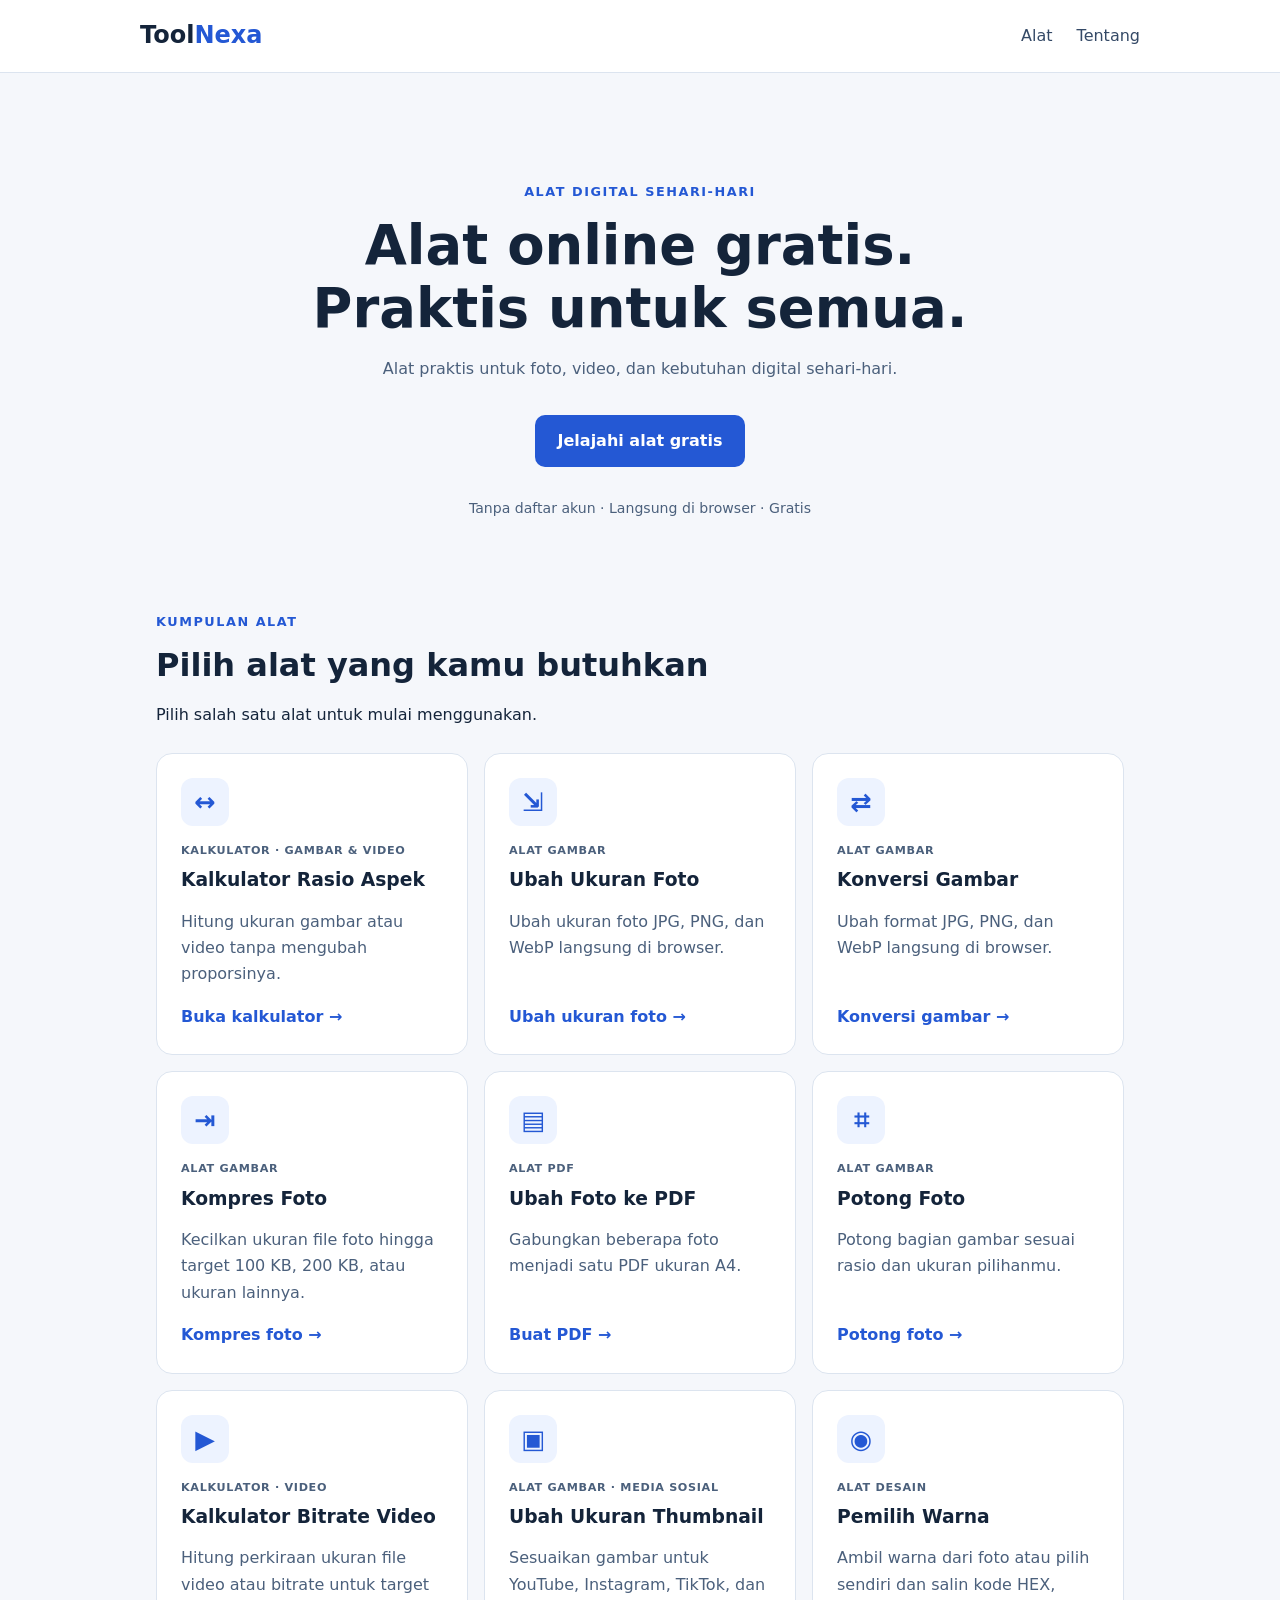
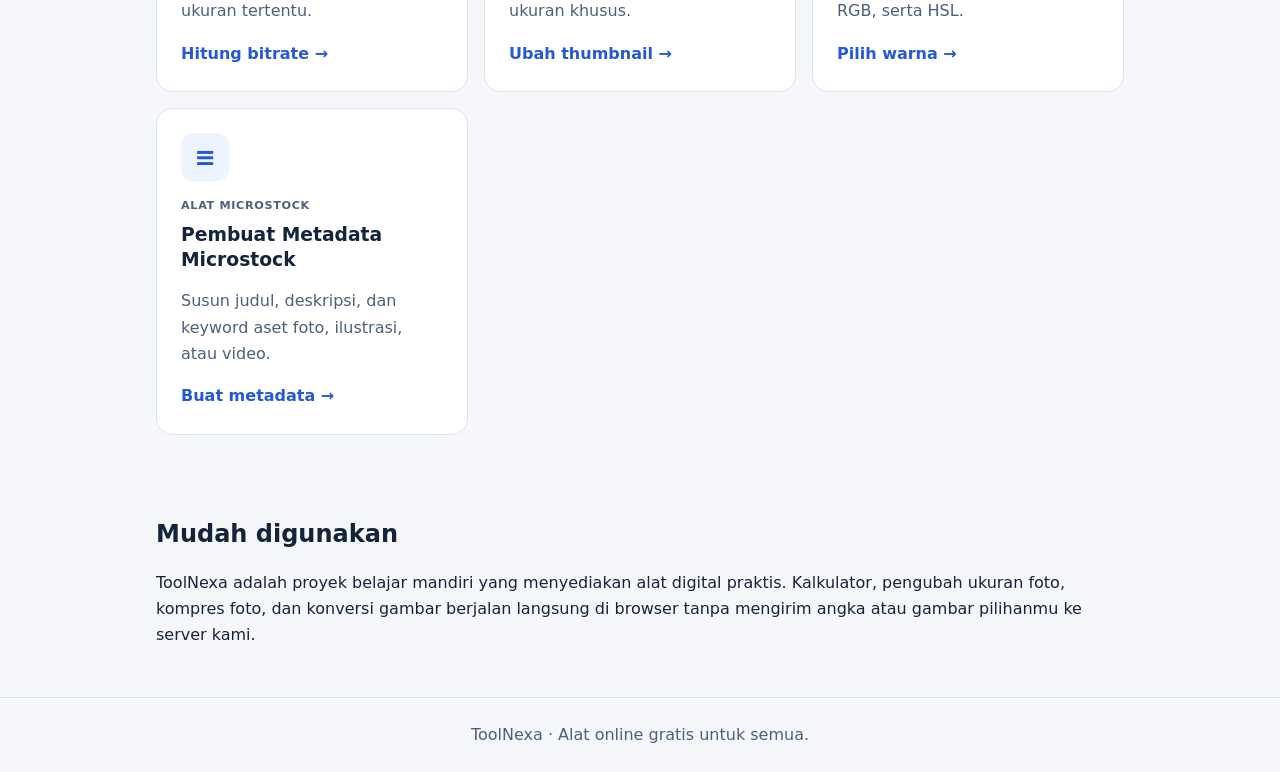
<file: index.html>
<!doctype html>
<html lang="id">
<head>
<meta charset="utf-8">
<meta name="viewport" content="width=device-width, initial-scale=1">
<title>ToolNexa – Alat Online Gratis untuk Semua</title>
<meta name="description" content="Kumpulan alat online gratis untuk mengubah ukuran foto, kompres foto, konversi gambar, potong foto, membuat PDF, dan menghitung rasio gambar dan bitrate video. Tanpa daftar akun.">
<link rel="canonical" href="https://hengki18.github.io/toolnexa/">
<link rel="stylesheet" href="style-v2.css">
</head>
<body>
<header class="site-header"><a class="brand" href="./">Tool<span>Nexa</span></a><nav aria-label="Navigasi utama"><a href="#tools">Alat</a><a href="#about">Tentang</a></nav></header>
<main>
<section class="hero"><p class="eyebrow">ALAT DIGITAL SEHARI-HARI</p><h1>Alat online gratis.<br>Praktis untuk semua.</h1><p>Alat praktis untuk foto, video, dan kebutuhan digital sehari-hari.</p><a class="cta" href="#tools">Jelajahi alat gratis</a><p class="trust">Tanpa daftar akun · Langsung di browser · Gratis</p></section>
<section id="tools" class="directory"><p class="eyebrow">KUMPULAN ALAT</p><h2>Pilih alat yang kamu butuhkan</h2><p>Pilih salah satu alat untuk mulai menggunakan.</p>
<div class="tool-grid">
<a class="tool-card" href="aspect-ratio-calculator/"><span class="tool-icon" aria-hidden="true">↔</span><span class="category">KALKULATOR · GAMBAR &amp; VIDEO</span><h3>Kalkulator Rasio Aspek</h3><p>Hitung ukuran gambar atau video tanpa mengubah proporsinya.</p><span class="tool-link">Buka kalkulator →</span></a>
<a class="tool-card" href="image-resizer/"><span class="tool-icon" aria-hidden="true">⇲</span><span class="category">ALAT GAMBAR</span><h3>Ubah Ukuran Foto</h3><p>Ubah ukuran foto JPG, PNG, dan WebP langsung di browser.</p><span class="tool-link">Ubah ukuran foto →</span></a>
<a class="tool-card" href="image-converter/"><span class="tool-icon" aria-hidden="true">⇄</span><span class="category">ALAT GAMBAR</span><h3>Konversi Gambar</h3><p>Ubah format JPG, PNG, dan WebP langsung di browser.</p><span class="tool-link">Konversi gambar →</span></a>
<a class="tool-card" href="image-compressor/"><span class="tool-icon" aria-hidden="true">⇥</span><span class="category">ALAT GAMBAR</span><h3>Kompres Foto</h3><p>Kecilkan ukuran file foto hingga target 100 KB, 200 KB, atau ukuran lainnya.</p><span class="tool-link">Kompres foto →</span></a>
<a class="tool-card" href="image-to-pdf/"><span class="tool-icon" aria-hidden="true">▤</span><span class="category">ALAT PDF</span><h3>Ubah Foto ke PDF</h3><p>Gabungkan beberapa foto menjadi satu PDF ukuran A4.</p><span class="tool-link">Buat PDF →</span></a>
<a class="tool-card" href="image-cropper/"><span class="tool-icon" aria-hidden="true">⌗</span><span class="category">ALAT GAMBAR</span><h3>Potong Foto</h3><p>Potong bagian gambar sesuai rasio dan ukuran pilihanmu.</p><span class="tool-link">Potong foto →</span></a>
<a class="tool-card" href="video-bitrate-calculator/"><span class="tool-icon" aria-hidden="true">▶</span><span class="category">KALKULATOR · VIDEO</span><h3>Kalkulator Bitrate Video</h3><p>Hitung perkiraan ukuran file video atau bitrate untuk target ukuran tertentu.</p><span class="tool-link">Hitung bitrate →</span></a>
<a class="tool-card" href="thumbnail-resizer/"><span class="tool-icon" aria-hidden="true">▣</span><span class="category">ALAT GAMBAR · MEDIA SOSIAL</span><h3>Ubah Ukuran Thumbnail</h3><p>Sesuaikan gambar untuk YouTube, Instagram, TikTok, dan ukuran khusus.</p><span class="tool-link">Ubah thumbnail →</span></a>
<a class="tool-card" href="color-picker/"><span class="tool-icon" aria-hidden="true">◉</span><span class="category">ALAT DESAIN</span><h3>Pemilih Warna</h3><p>Ambil warna dari foto atau pilih sendiri dan salin kode HEX, RGB, serta HSL.</p><span class="tool-link">Pilih warna →</span></a>
<a class="tool-card" href="microstock-metadata/"><span class="tool-icon" aria-hidden="true">≡</span><span class="category">ALAT MICROSTOCK</span><h3>Pembuat Metadata Microstock</h3><p>Susun judul, deskripsi, dan keyword aset foto, ilustrasi, atau video.</p><span class="tool-link">Buat metadata →</span></a>
</div></section>
<section id="about" class="about"><h2>Mudah digunakan</h2><p>ToolNexa adalah proyek belajar mandiri yang menyediakan alat digital praktis. Kalkulator, pengubah ukuran foto, kompres foto, dan konversi gambar berjalan langsung di browser tanpa mengirim angka atau gambar pilihanmu ke server kami.</p></section>
</main>
<footer>ToolNexa · Alat online gratis untuk semua.</footer>
</body></html>
</file>
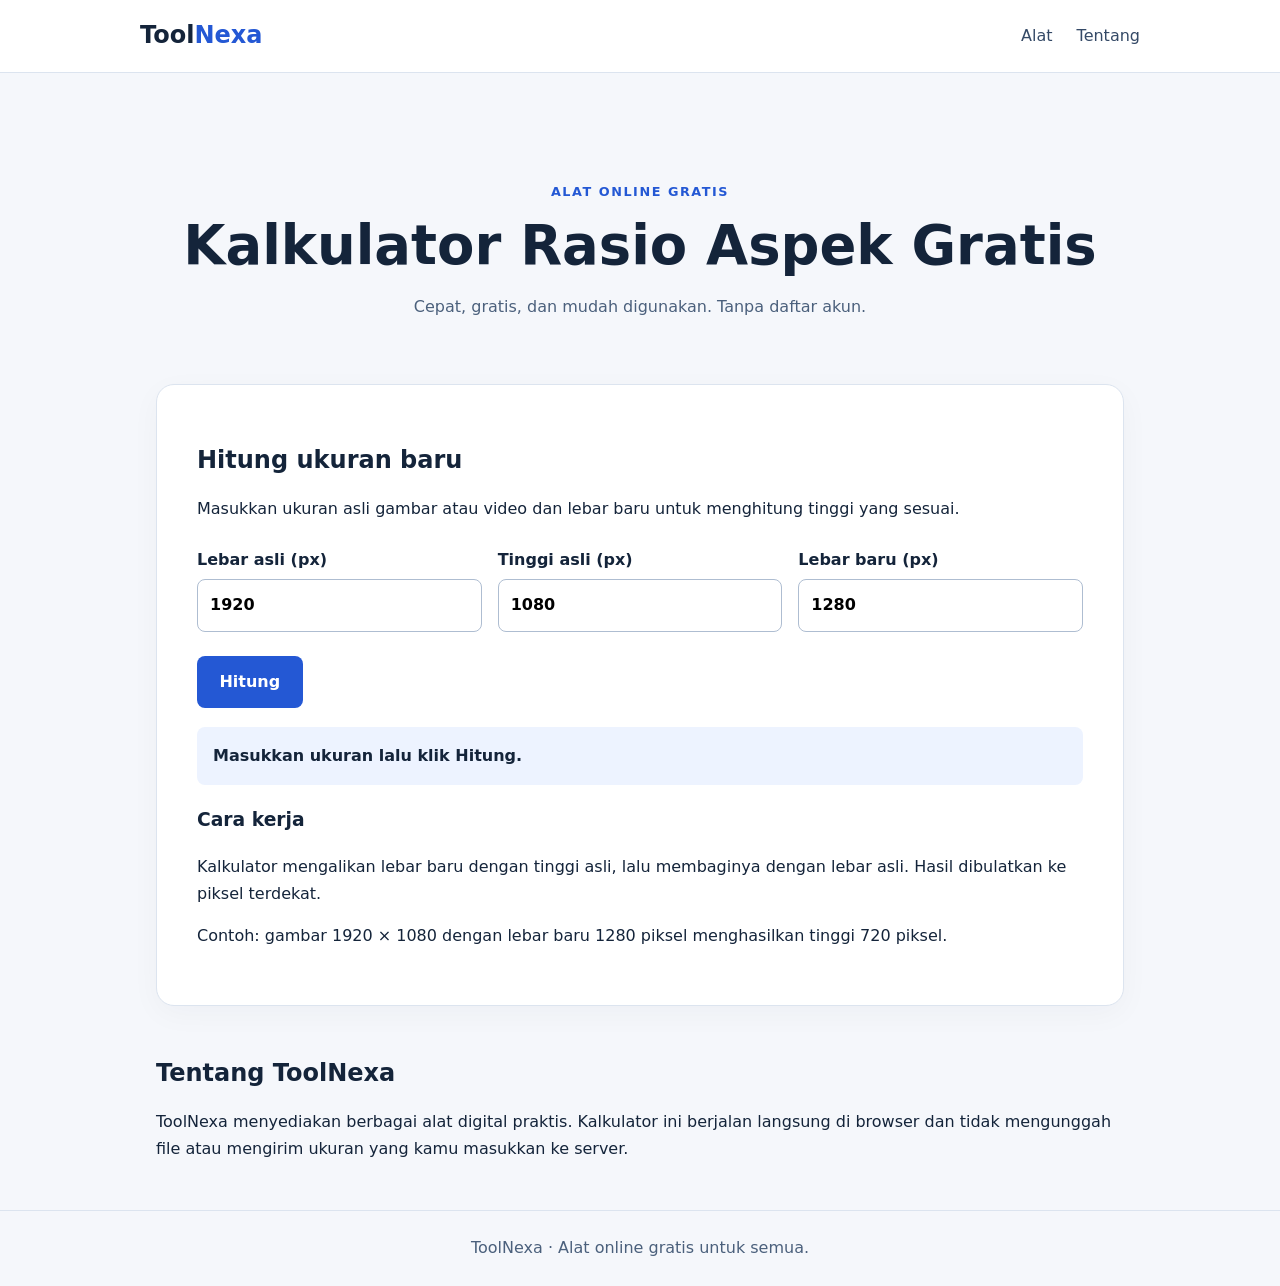
<file: aspect-ratio-calculator/index.html>
<!doctype html>
<html lang="id">
<head>
  <meta charset="utf-8">
  <meta name="viewport" content="width=device-width, initial-scale=1">
  <title>Kalkulator Rasio Aspek Gambar dan Video Gratis | ToolNexa</title>
  <meta name="description" content="Hitung ukuran gambar dan video tanpa mengubah rasio aspek. Gratis, mudah, dan tanpa daftar akun.">
  <link rel="canonical" href="https://hengki18.github.io/toolnexa/aspect-ratio-calculator/">
  <link rel="stylesheet" href="../style-v2.css">
  <script src="../script.js?v=2" defer></script>
</head>
<body>
  <header class="site-header"><a class="brand" href="../">Tool<span>Nexa</span></a><nav aria-label="Navigasi utama"><a href="../#tools">Alat</a><a href="../#about">Tentang</a></nav></header>
  <main>
    <section class="hero"><p class="eyebrow">ALAT ONLINE GRATIS</p><h1>Kalkulator Rasio Aspek Gratis</h1><p>Cepat, gratis, dan mudah digunakan. Tanpa daftar akun.</p></section>
    <section class="panel" id="calculator">
      <h2>Hitung ukuran baru</h2>
      <p>Masukkan ukuran asli gambar atau video dan lebar baru untuk menghitung tinggi yang sesuai.</p>
      <form id="ratio-form">
        <div class="fields">
          <label>Lebar asli (px)<input id="width" type="number" min="1" max="100000" step="1" value="1920" required></label>
          <label>Tinggi asli (px)<input id="height" type="number" min="1" max="100000" step="1" value="1080" required></label>
          <label>Lebar baru (px)<input id="new-width" type="number" min="1" max="100000" step="1" value="1280" required></label>
        </div>
        <button type="submit">Hitung</button>
      </form>
      <output id="result" aria-live="polite">Masukkan ukuran lalu klik Hitung.</output>
      <h3>Cara kerja</h3><p>Kalkulator mengalikan lebar baru dengan tinggi asli, lalu membaginya dengan lebar asli. Hasil dibulatkan ke piksel terdekat.</p>
      <p>Contoh: gambar 1920 × 1080 dengan lebar baru 1280 piksel menghasilkan tinggi 720 piksel.</p>
    </section>
    <section id="about" class="about"><h2>Tentang ToolNexa</h2><p>ToolNexa menyediakan berbagai alat digital praktis. Kalkulator ini berjalan langsung di browser dan tidak mengunggah file atau mengirim ukuran yang kamu masukkan ke server.</p></section>
  </main>
  <footer>ToolNexa · Alat online gratis untuk semua.</footer>
</body>
</html>
</file>
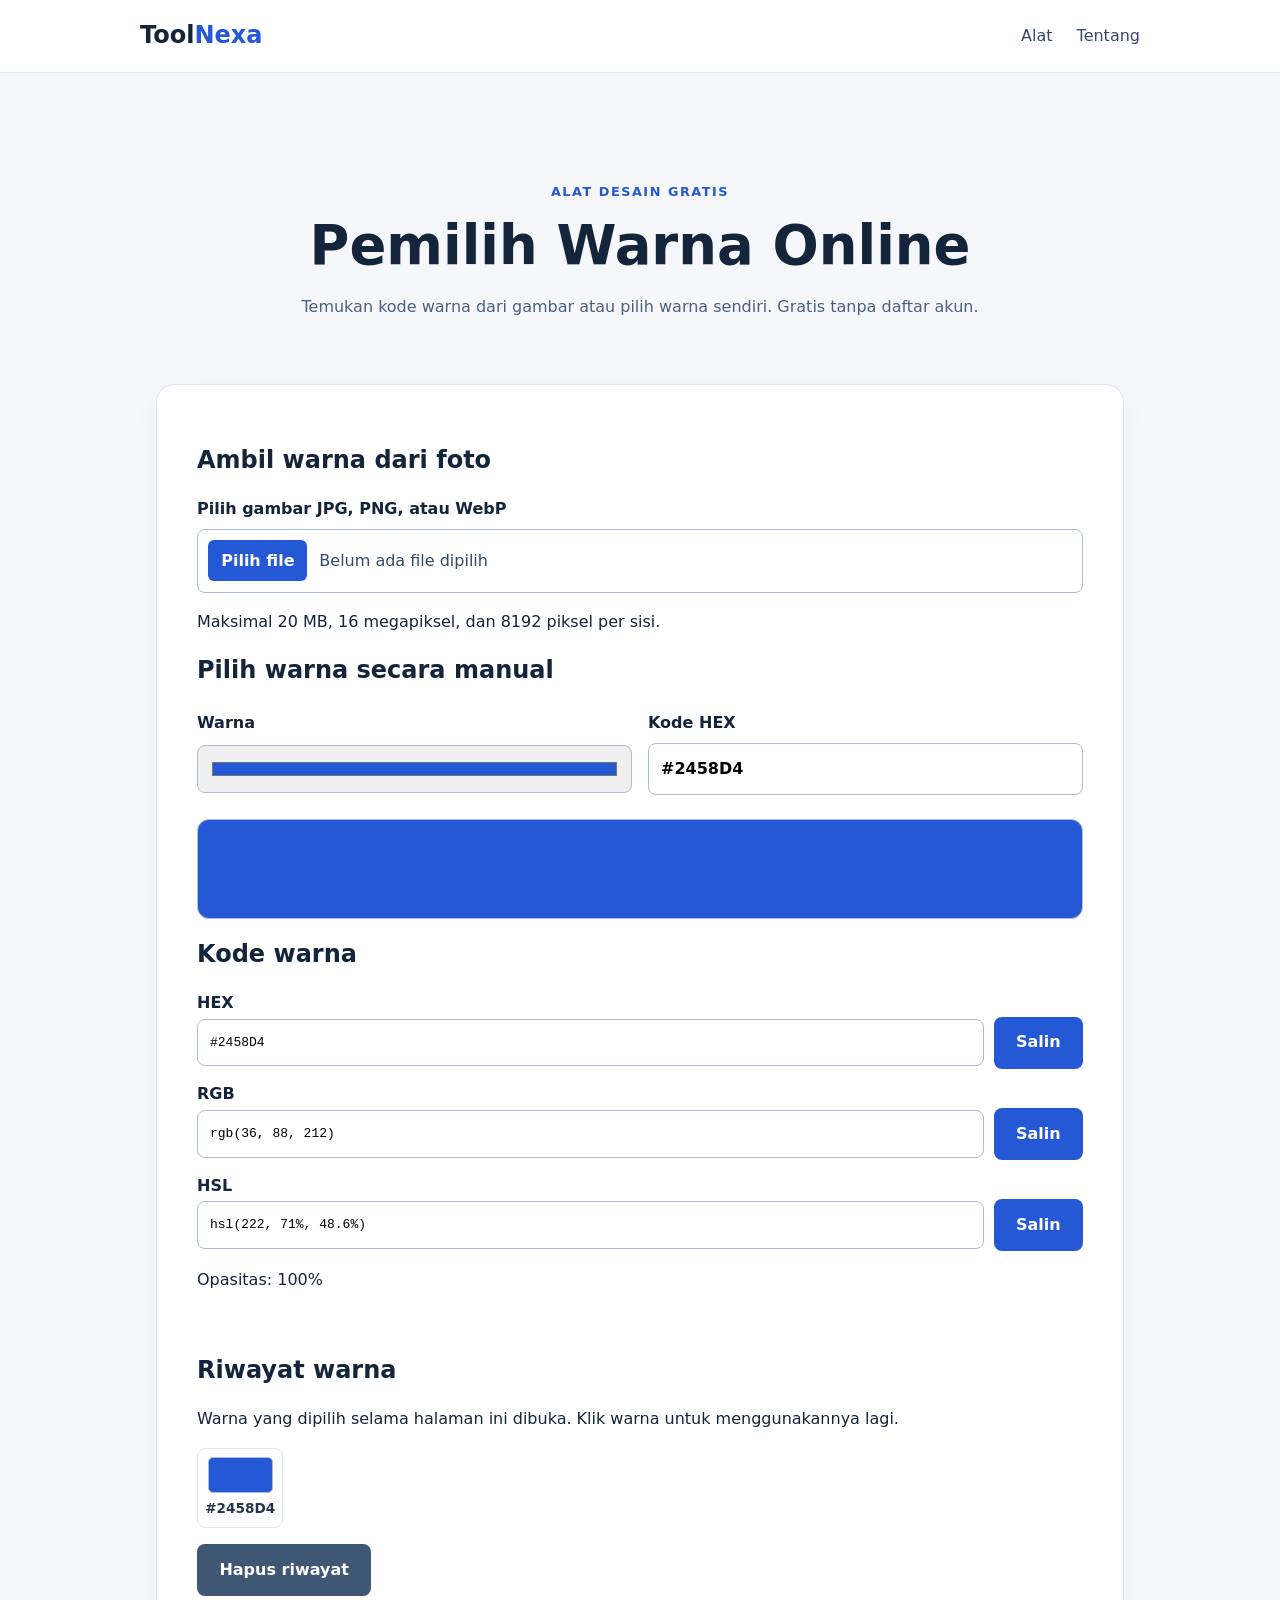
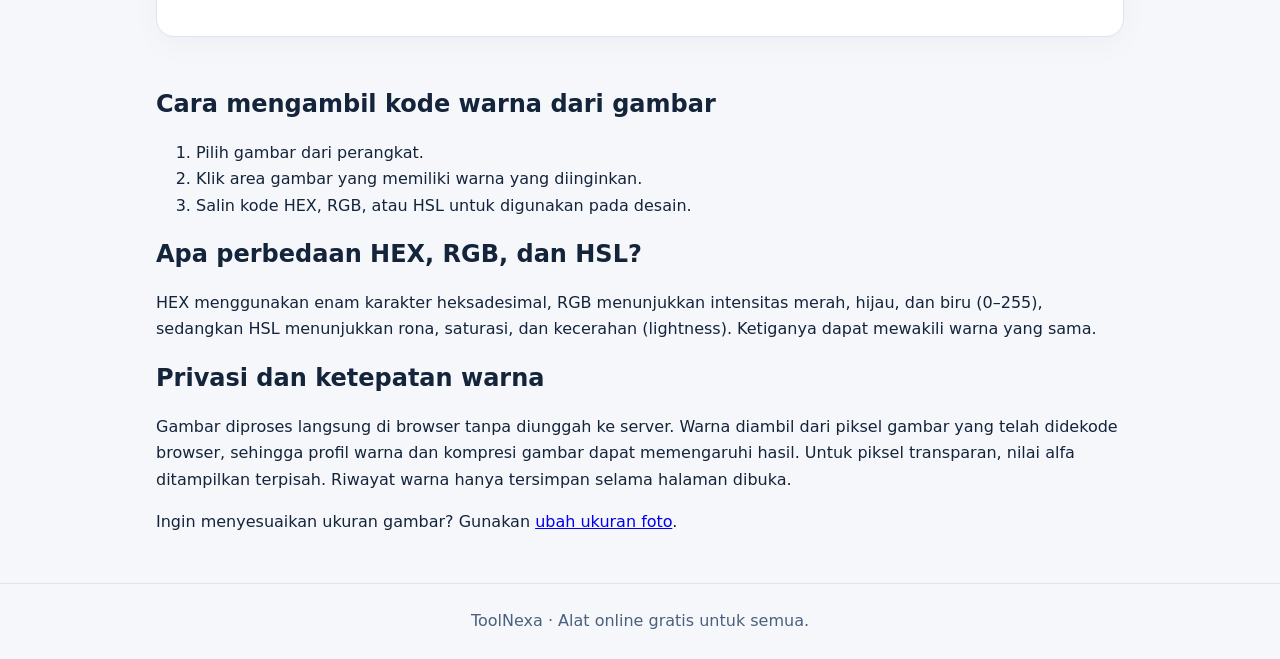
<file: color-picker/index.html>
<!doctype html>
<html lang="id"><head><meta charset="utf-8"><meta name="viewport" content="width=device-width, initial-scale=1">
<title>Pemilih Warna Online – Ambil Kode HEX, RGB, HSL dari Foto | ToolNexa</title><meta name="description" content="Ambil warna dari foto JPG, PNG atau WebP, pilih warna secara manual dan salin kode HEX, RGB, serta HSL secara gratis tanpa login.">
<link rel="canonical" href="https://hengki18.github.io/toolnexa/color-picker/"><link rel="stylesheet" href="../style-v2.css"><link rel="stylesheet" href="../file-picker.css"><link rel="stylesheet" href="color.css"><script src="../file-picker.js" defer></script><script src="color.js" defer></script></head><body>
<header class="site-header"><a class="brand" href="../">Tool<span>Nexa</span></a><nav aria-label="Navigasi utama"><a href="../#tools">Alat</a><a href="../#about">Tentang</a></nav></header>
<main><section class="hero"><p class="eyebrow">ALAT DESAIN GRATIS</p><h1>Pemilih Warna Online</h1><p>Temukan kode warna dari gambar atau pilih warna sendiri. Gratis tanpa daftar akun.</p></section>
<section class="panel"><h2>Ambil warna dari foto</h2><label><span>Pilih gambar JPG, PNG, atau WebP</span><span class="file-picker"><span class="file-picker-button" aria-hidden="true">Pilih file</span><span class="file-picker-name" aria-hidden="true">Belum ada file dipilih</span><input id="file" type="file" accept="image/jpeg,image/png,image/webp" aria-label="Pilih gambar"></span></label>
<p id="status" role="status" aria-live="polite">Maksimal 20 MB, 16 megapiksel, dan 8192 piksel per sisi.</p>
<div id="image-area" hidden><p>Klik atau sentuh bagian gambar untuk mengambil warna. Gunakan tombol panah ketika gambar mendapat fokus untuk memilih piksel dengan keyboard.</p><div class="color-canvas-wrap"><canvas id="preview" tabindex="0" aria-label="Gambar pemilih warna"></canvas><span id="marker" aria-hidden="true"></span></div><p id="position" aria-live="polite"></p></div>
<h2>Pilih warna secara manual</h2><div class="fields"><label>Warna<input id="manual" type="color" value="#2458d4"></label><label>Kode HEX<input id="hex-input" type="text" value="#2458D4" maxlength="7" autocomplete="off" spellcheck="false"></label></div>
<div id="swatch" class="color-swatch" aria-label="Pratinjau warna"></div>
<h2>Kode warna</h2><div class="color-values">
<div><label for="hex">HEX</label><div class="copy-line"><input id="hex" readonly><button type="button" data-copy="hex">Salin</button></div></div>
<div><label for="rgb">RGB</label><div class="copy-line"><input id="rgb" readonly><button type="button" data-copy="rgb">Salin</button></div></div>
<div><label for="hsl">HSL</label><div class="copy-line"><input id="hsl" readonly><button type="button" data-copy="hsl">Salin</button></div></div>
</div><p id="alpha"></p><p id="feedback" role="status" aria-live="polite"></p>
<h2>Riwayat warna</h2><p>Warna yang dipilih selama halaman ini dibuka. Klik warna untuk menggunakannya lagi.</p><div id="history" class="color-history"></div><button id="clear" type="button" style="background:#405675">Hapus riwayat</button>
</section><section class="about"><h2>Cara mengambil kode warna dari gambar</h2><ol><li>Pilih gambar dari perangkat.</li><li>Klik area gambar yang memiliki warna yang diinginkan.</li><li>Salin kode HEX, RGB, atau HSL untuk digunakan pada desain.</li></ol><h2>Apa perbedaan HEX, RGB, dan HSL?</h2><p>HEX menggunakan enam karakter heksadesimal, RGB menunjukkan intensitas merah, hijau, dan biru (0–255), sedangkan HSL menunjukkan rona, saturasi, dan kecerahan (lightness). Ketiganya dapat mewakili warna yang sama.</p><h2>Privasi dan ketepatan warna</h2><p>Gambar diproses langsung di browser tanpa diunggah ke server. Warna diambil dari piksel gambar yang telah didekode browser, sehingga profil warna dan kompresi gambar dapat memengaruhi hasil. Untuk piksel transparan, nilai alfa ditampilkan terpisah. Riwayat warna hanya tersimpan selama halaman dibuka.</p><p>Ingin menyesuaikan ukuran gambar? Gunakan <a href="../image-resizer/">ubah ukuran foto</a>.</p></section></main><footer>ToolNexa · Alat online gratis untuk semua.</footer></body></html>
</file>
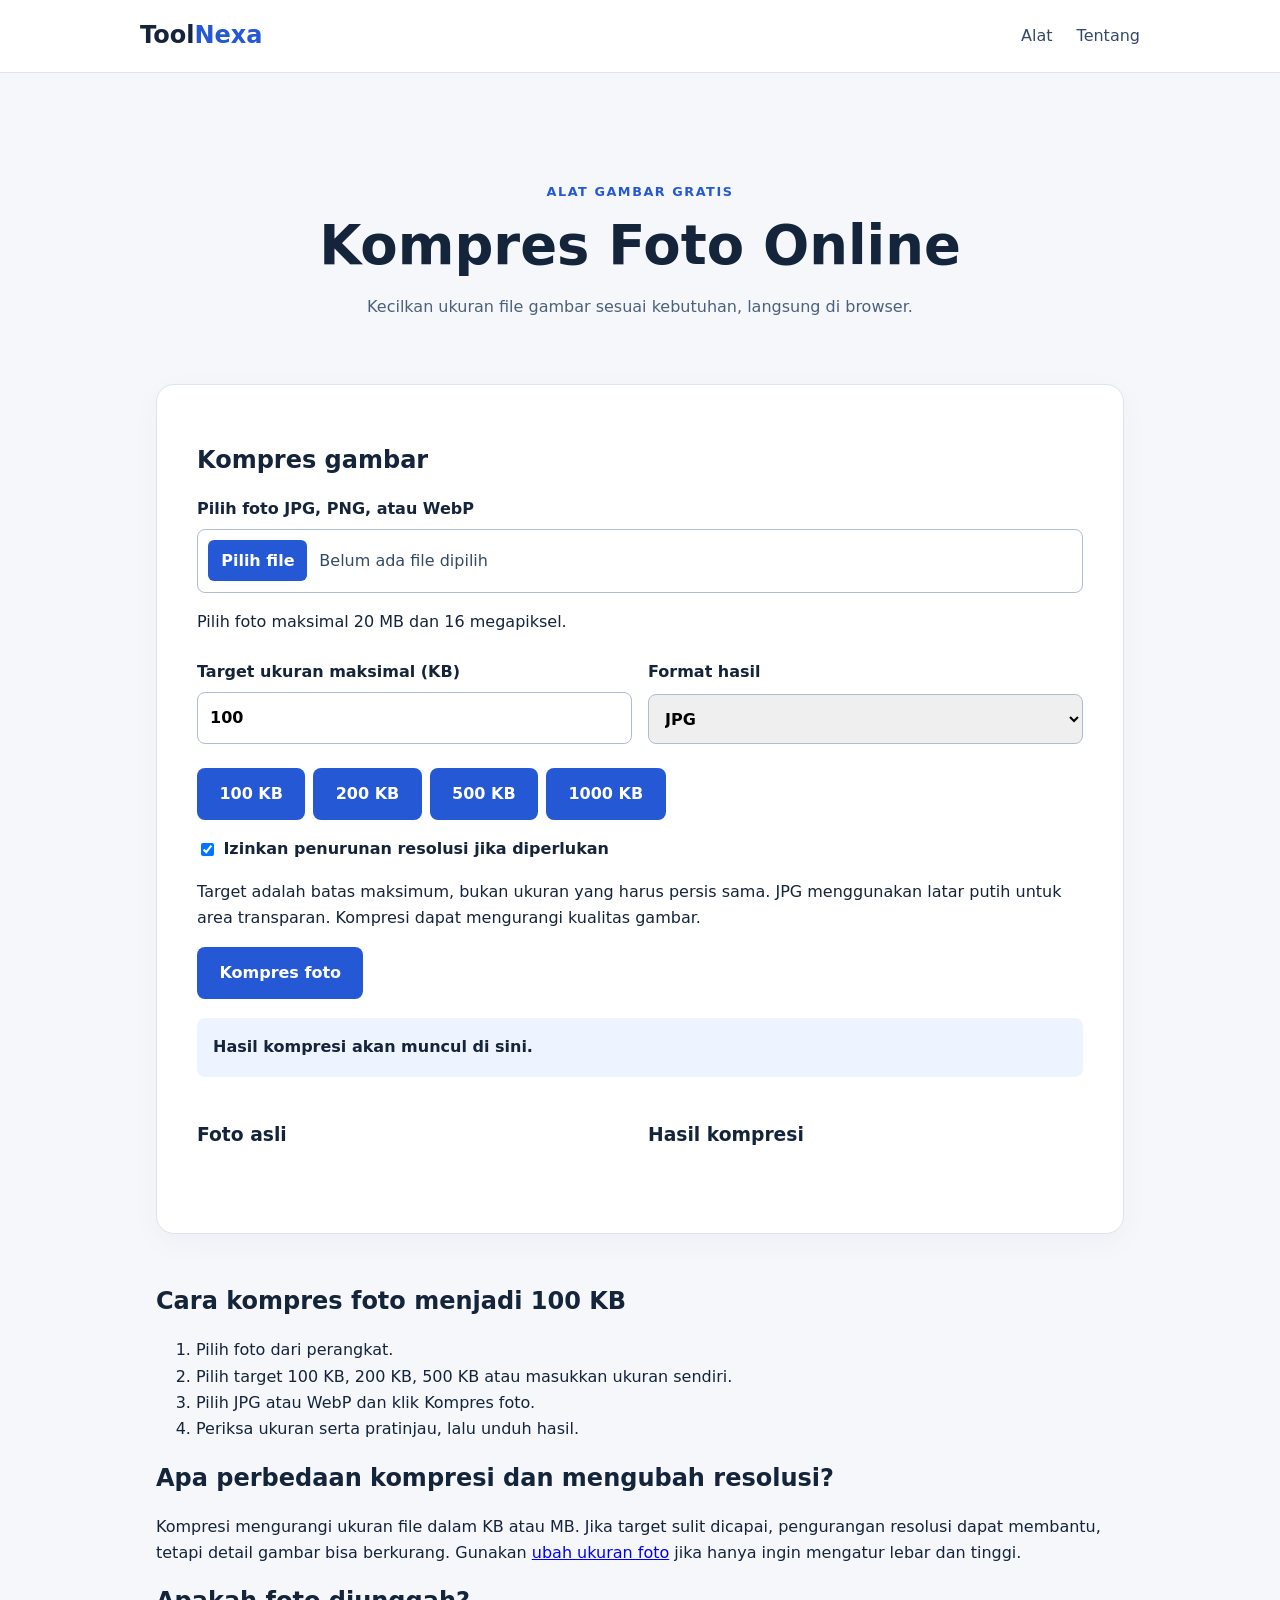
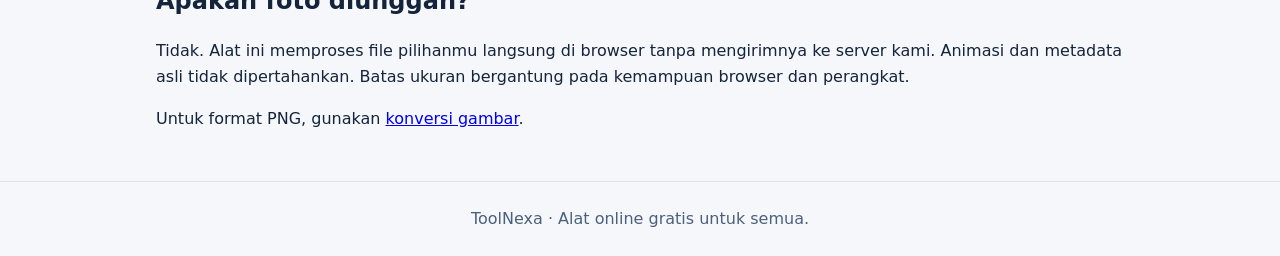
<file: image-compressor/index.html>
<!doctype html>
<html lang="id"><head>
<meta charset="utf-8"><meta name="viewport" content="width=device-width, initial-scale=1">
<title>Kompres Foto Online Gratis hingga 100 KB, 200 KB, 500 KB | ToolNexa</title>
<meta name="description" content="Kecilkan ukuran file foto JPG, PNG atau WebP ke target 100 KB, 200 KB, 500 KB atau ukuran lainnya. Gratis, tanpa daftar dan tanpa unggah ke server.">
<link rel="canonical" href="https://hengki18.github.io/toolnexa/image-compressor/"><link rel="stylesheet" href="../style-v2.css"><script src="compress.js" defer></script>
<link rel="stylesheet" href="../file-picker.css"><script src="../file-picker.js" defer></script>
</head><body>
<header class="site-header"><a class="brand" href="../">Tool<span>Nexa</span></a><nav aria-label="Navigasi utama"><a href="../#tools">Alat</a><a href="../#about">Tentang</a></nav></header>
<main><section class="hero"><p class="eyebrow">ALAT GAMBAR GRATIS</p><h1>Kompres Foto Online</h1><p>Kecilkan ukuran file gambar sesuai kebutuhan, langsung di browser.</p></section>
<section class="panel"><h2>Kompres gambar</h2>
<label><span>Pilih foto JPG, PNG, atau WebP</span><span class="file-picker"><span class="file-picker-button" aria-hidden="true">Pilih file</span><span class="file-picker-name" aria-hidden="true">Belum ada file dipilih</span><input id="file" type="file" accept="image/jpeg,image/png,image/webp" aria-label="Pilih foto JPG, PNG, atau WebP"></span></label>
<p id="status" role="status" aria-live="polite">Pilih foto maksimal 20 MB dan 16 megapiksel.</p>
<form id="compress-form"><div class="fields">
<label>Target ukuran maksimal (KB)<input id="target" type="number" min="10" max="20000" step="1" value="100" required></label>
<label>Format hasil<select id="format" style="width:100%;padding:.75rem;border:1px solid #aebdd1;border-radius:8px;font:inherit"><option value="image/jpeg">JPG</option><option value="image/webp">WebP</option></select></label></div>
<div style="display:flex;flex-wrap:wrap;gap:.5rem;margin-bottom:1rem" id="presets"><button type="button" data-kb="100">100 KB</button><button type="button" data-kb="200">200 KB</button><button type="button" data-kb="500">500 KB</button><button type="button" data-kb="1000">1000 KB</button></div>
<label style="display:flex;align-items:center"><input id="resize" type="checkbox" checked style="width:auto"> Izinkan penurunan resolusi jika diperlukan</label>
<p>Target adalah batas maksimum, bukan ukuran yang harus persis sama. JPG menggunakan latar putih untuk area transparan. Kompresi dapat mengurangi kualitas gambar.</p>
<button id="compress" type="submit" disabled>Kompres foto</button>
</form><output id="result" aria-live="polite">Hasil kompresi akan muncul di sini.</output>
<a id="download" class="cta" hidden style="display:none">Unduh hasil</a>
<div class="fields"><div><h3>Foto asli</h3><img id="preview" alt="Pratinjau foto asli" hidden style="max-width:100%;max-height:260px;object-fit:contain"></div><div><h3>Hasil kompresi</h3><img id="after" alt="Pratinjau hasil kompresi" hidden style="max-width:100%;max-height:260px;object-fit:contain"></div></div>
</section><section class="about"><h2>Cara kompres foto menjadi 100 KB</h2><ol><li>Pilih foto dari perangkat.</li><li>Pilih target 100 KB, 200 KB, 500 KB atau masukkan ukuran sendiri.</li><li>Pilih JPG atau WebP dan klik Kompres foto.</li><li>Periksa ukuran serta pratinjau, lalu unduh hasil.</li></ol>
<h2>Apa perbedaan kompresi dan mengubah resolusi?</h2><p>Kompresi mengurangi ukuran file dalam KB atau MB. Jika target sulit dicapai, pengurangan resolusi dapat membantu, tetapi detail gambar bisa berkurang. Gunakan <a href="../image-resizer/">ubah ukuran foto</a> jika hanya ingin mengatur lebar dan tinggi.</p>
<h2>Apakah foto diunggah?</h2><p>Tidak. Alat ini memproses file pilihanmu langsung di browser tanpa mengirimnya ke server kami. Animasi dan metadata asli tidak dipertahankan. Batas ukuran bergantung pada kemampuan browser dan perangkat.</p><p>Untuk format PNG, gunakan <a href="../image-converter/">konversi gambar</a>.</p></section></main>
<footer>ToolNexa · Alat online gratis untuk semua.</footer></body></html>
</file>
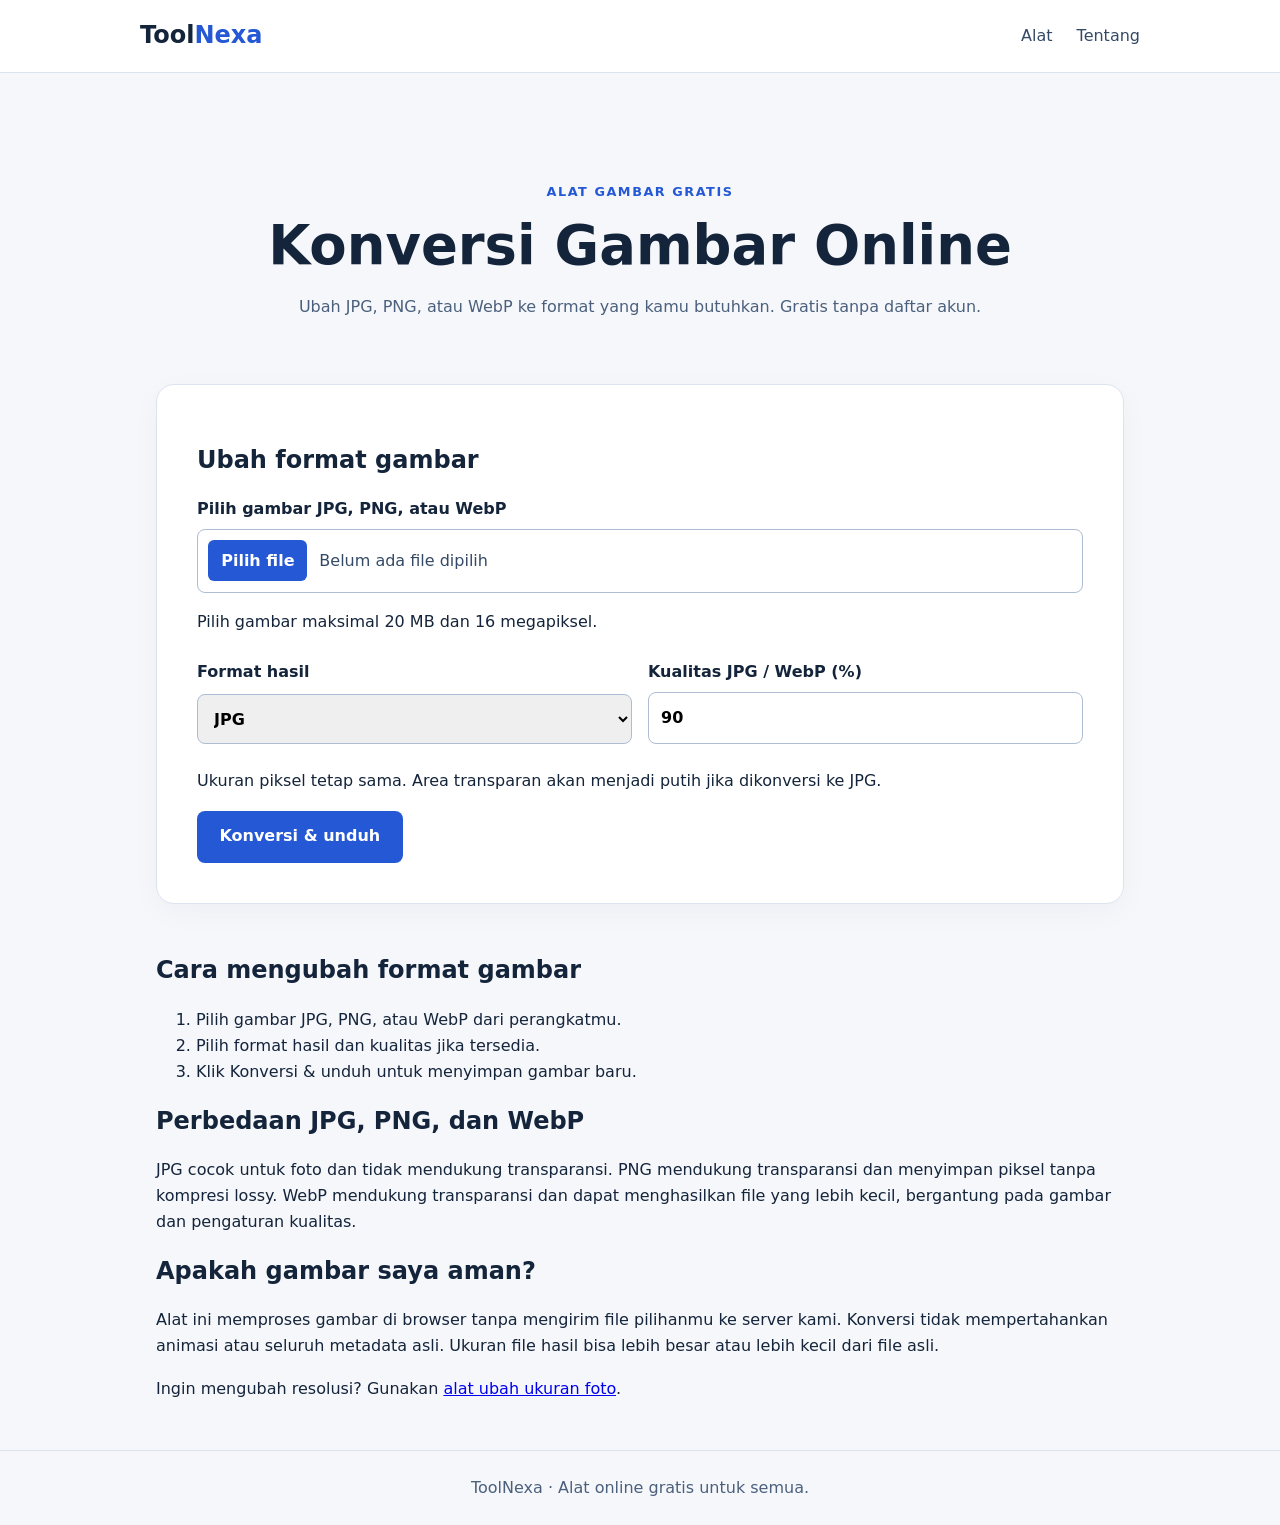
<file: image-converter/index.html>
<!doctype html>
<html lang="id"><head>
<meta charset="utf-8"><meta name="viewport" content="width=device-width, initial-scale=1">
<title>Konversi Gambar Online Gratis – JPG, PNG, WebP | ToolNexa</title>
<meta name="description" content="Ubah format foto JPG, PNG, dan WebP secara gratis tanpa daftar akun. Konversi gambar langsung di browser dan unduh hasilnya.">
<link rel="canonical" href="https://hengki18.github.io/toolnexa/image-converter/"><link rel="stylesheet" href="../style-v2.css"><script src="convert.js" defer></script>
<link rel="stylesheet" href="../file-picker.css"><script src="../file-picker.js" defer></script>
</head><body>
<header class="site-header"><a class="brand" href="../">Tool<span>Nexa</span></a><nav aria-label="Navigasi utama"><a href="../#tools">Alat</a><a href="../#about">Tentang</a></nav></header>
<main><section class="hero"><p class="eyebrow">ALAT GAMBAR GRATIS</p><h1>Konversi Gambar Online</h1><p>Ubah JPG, PNG, atau WebP ke format yang kamu butuhkan. Gratis tanpa daftar akun.</p></section>
<section class="panel"><h2>Ubah format gambar</h2>
<label><span>Pilih gambar JPG, PNG, atau WebP</span><span class="file-picker"><span class="file-picker-button" aria-hidden="true">Pilih file</span><span class="file-picker-name" aria-hidden="true">Belum ada file dipilih</span><input id="file" type="file" accept="image/jpeg,image/png,image/webp" aria-label="Pilih gambar JPG, PNG, atau WebP"></span></label>
<p id="status" role="status" aria-live="polite">Pilih gambar maksimal 20 MB dan 16 megapiksel.</p>
<form id="convert-form"><div class="fields">
<label>Format hasil<select id="format" style="width:100%;padding:.75rem;border:1px solid #aebdd1;border-radius:8px;font:inherit"><option value="image/jpeg">JPG</option><option value="image/png">PNG</option><option value="image/webp">WebP</option></select></label>
<label id="quality-label">Kualitas JPG / WebP (%)<input id="quality" type="number" value="90" min="1" max="100" step="1" required></label></div>
<p>Ukuran piksel tetap sama. Area transparan akan menjadi putih jika dikonversi ke JPG.</p>
<button id="convert" type="submit" disabled>Konversi &amp; unduh</button></form>
<img id="preview" alt="Pratinjau gambar pilihan" hidden style="max-width:100%;max-height:300px;object-fit:contain;margin-top:1rem">
</section><section class="about"><h2>Cara mengubah format gambar</h2><ol><li>Pilih gambar JPG, PNG, atau WebP dari perangkatmu.</li><li>Pilih format hasil dan kualitas jika tersedia.</li><li>Klik Konversi &amp; unduh untuk menyimpan gambar baru.</li></ol>
<h2>Perbedaan JPG, PNG, dan WebP</h2><p>JPG cocok untuk foto dan tidak mendukung transparansi. PNG mendukung transparansi dan menyimpan piksel tanpa kompresi lossy. WebP mendukung transparansi dan dapat menghasilkan file yang lebih kecil, bergantung pada gambar dan pengaturan kualitas.</p>
<h2>Apakah gambar saya aman?</h2><p>Alat ini memproses gambar di browser tanpa mengirim file pilihanmu ke server kami. Konversi tidak mempertahankan animasi atau seluruh metadata asli. Ukuran file hasil bisa lebih besar atau lebih kecil dari file asli.</p><p>Ingin mengubah resolusi? Gunakan <a href="../image-resizer/">alat ubah ukuran foto</a>.</p></section></main>
<footer>ToolNexa · Alat online gratis untuk semua.</footer></body></html>
</file>
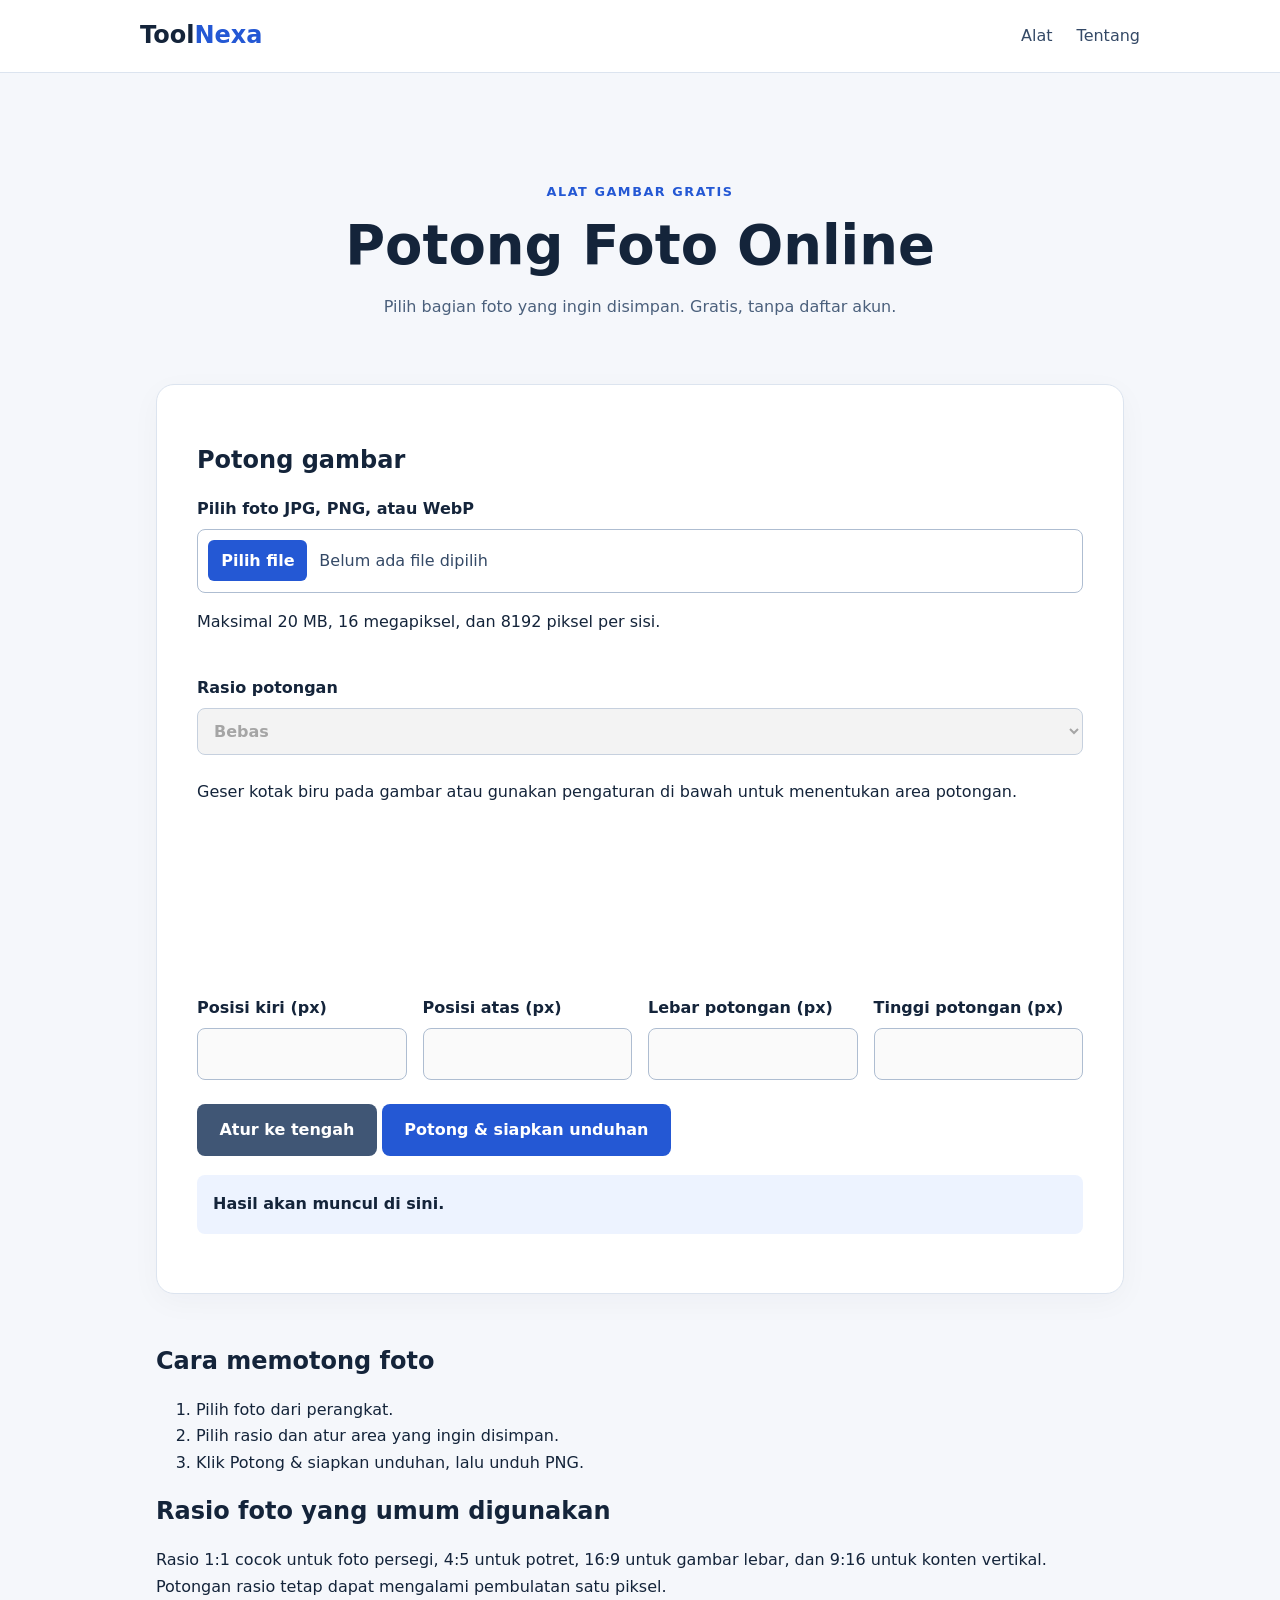
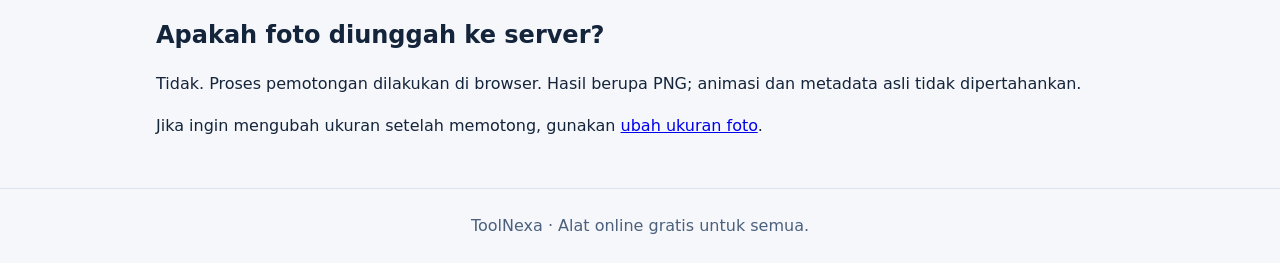
<file: image-cropper/index.html>
<!doctype html>
<html lang="id"><head><meta charset="utf-8"><meta name="viewport" content="width=device-width, initial-scale=1">
<title>Potong Foto Online Gratis – Crop Gambar 1:1, 4:5, 16:9 | ToolNexa</title><meta name="description" content="Potong foto JPG, PNG dan WebP secara online. Pilih rasio 1:1, 4:5, 16:9, 9:16 atau ukuran bebas, lihat pratinjau dan unduh PNG gratis.">
<link rel="canonical" href="https://hengki18.github.io/toolnexa/image-cropper/"><link rel="stylesheet" href="../style-v2.css"><link rel="stylesheet" href="../file-picker.css"><script src="../file-picker.js" defer></script><script src="crop.js" defer></script></head><body>
<header class="site-header"><a class="brand" href="../">Tool<span>Nexa</span></a><nav aria-label="Navigasi utama"><a href="../#tools">Alat</a><a href="../#about">Tentang</a></nav></header>
<main><section class="hero"><p class="eyebrow">ALAT GAMBAR GRATIS</p><h1>Potong Foto Online</h1><p>Pilih bagian foto yang ingin disimpan. Gratis, tanpa daftar akun.</p></section>
<section class="panel"><h2>Potong gambar</h2><label><span>Pilih foto JPG, PNG, atau WebP</span><span class="file-picker"><span class="file-picker-button" aria-hidden="true">Pilih file</span><span class="file-picker-name" aria-hidden="true">Belum ada file dipilih</span><input id="file" type="file" accept="image/jpeg,image/png,image/webp" aria-label="Pilih foto"></span></label>
<p id="status" role="status" aria-live="polite">Maksimal 20 MB, 16 megapiksel, dan 8192 piksel per sisi.</p>
<form id="crop-form"><fieldset id="controls" disabled style="border:0;padding:0;margin:0;min-width:0">
<div class="fields"><label>Rasio potongan<select id="ratio" style="width:100%;padding:.75rem;border:1px solid #aebdd1;border-radius:8px;font:inherit"><option value="free">Bebas</option><option value="1">1:1 – Persegi</option><option value="0.8">4:5 – Potret</option><option value="1.7777777777777777">16:9 – Lanskap</option><option value="0.5625">9:16 – Vertikal</option><option value="1.5">3:2 – Foto</option></select></label></div>
<p>Geser kotak biru pada gambar atau gunakan pengaturan di bawah untuk menentukan area potongan.</p>
<canvas id="preview" hidden aria-label="Pratinjau area potongan gambar" style="display:block;max-width:100%;height:auto;touch-action:none;cursor:grab;border-radius:8px"></canvas>
<div class="fields"><label>Posisi kiri (px)<input id="x" type="number" min="0" step="1" required></label><label>Posisi atas (px)<input id="y" type="number" min="0" step="1" required></label><label>Lebar potongan (px)<input id="w" type="number" min="1" step="1" required></label><label>Tinggi potongan (px)<input id="h" type="number" min="1" step="1" required></label></div>
<button type="button" id="center" style="background:#405675">Atur ke tengah</button> <button type="submit">Potong &amp; siapkan unduhan</button></fieldset></form>
<output id="result" aria-live="polite">Hasil akan muncul di sini.</output><a id="download" class="cta" hidden style="display:none">Unduh PNG</a><img id="after" alt="Pratinjau hasil potongan" hidden style="max-width:100%;max-height:300px;display:none;object-fit:contain">
</section><section class="about"><h2>Cara memotong foto</h2><ol><li>Pilih foto dari perangkat.</li><li>Pilih rasio dan atur area yang ingin disimpan.</li><li>Klik Potong &amp; siapkan unduhan, lalu unduh PNG.</li></ol><h2>Rasio foto yang umum digunakan</h2><p>Rasio 1:1 cocok untuk foto persegi, 4:5 untuk potret, 16:9 untuk gambar lebar, dan 9:16 untuk konten vertikal. Potongan rasio tetap dapat mengalami pembulatan satu piksel.</p><h2>Apakah foto diunggah ke server?</h2><p>Tidak. Proses pemotongan dilakukan di browser. Hasil berupa PNG; animasi dan metadata asli tidak dipertahankan.</p><p>Jika ingin mengubah ukuran setelah memotong, gunakan <a href="../image-resizer/">ubah ukuran foto</a>.</p></section></main><footer>ToolNexa · Alat online gratis untuk semua.</footer></body></html>
</file>
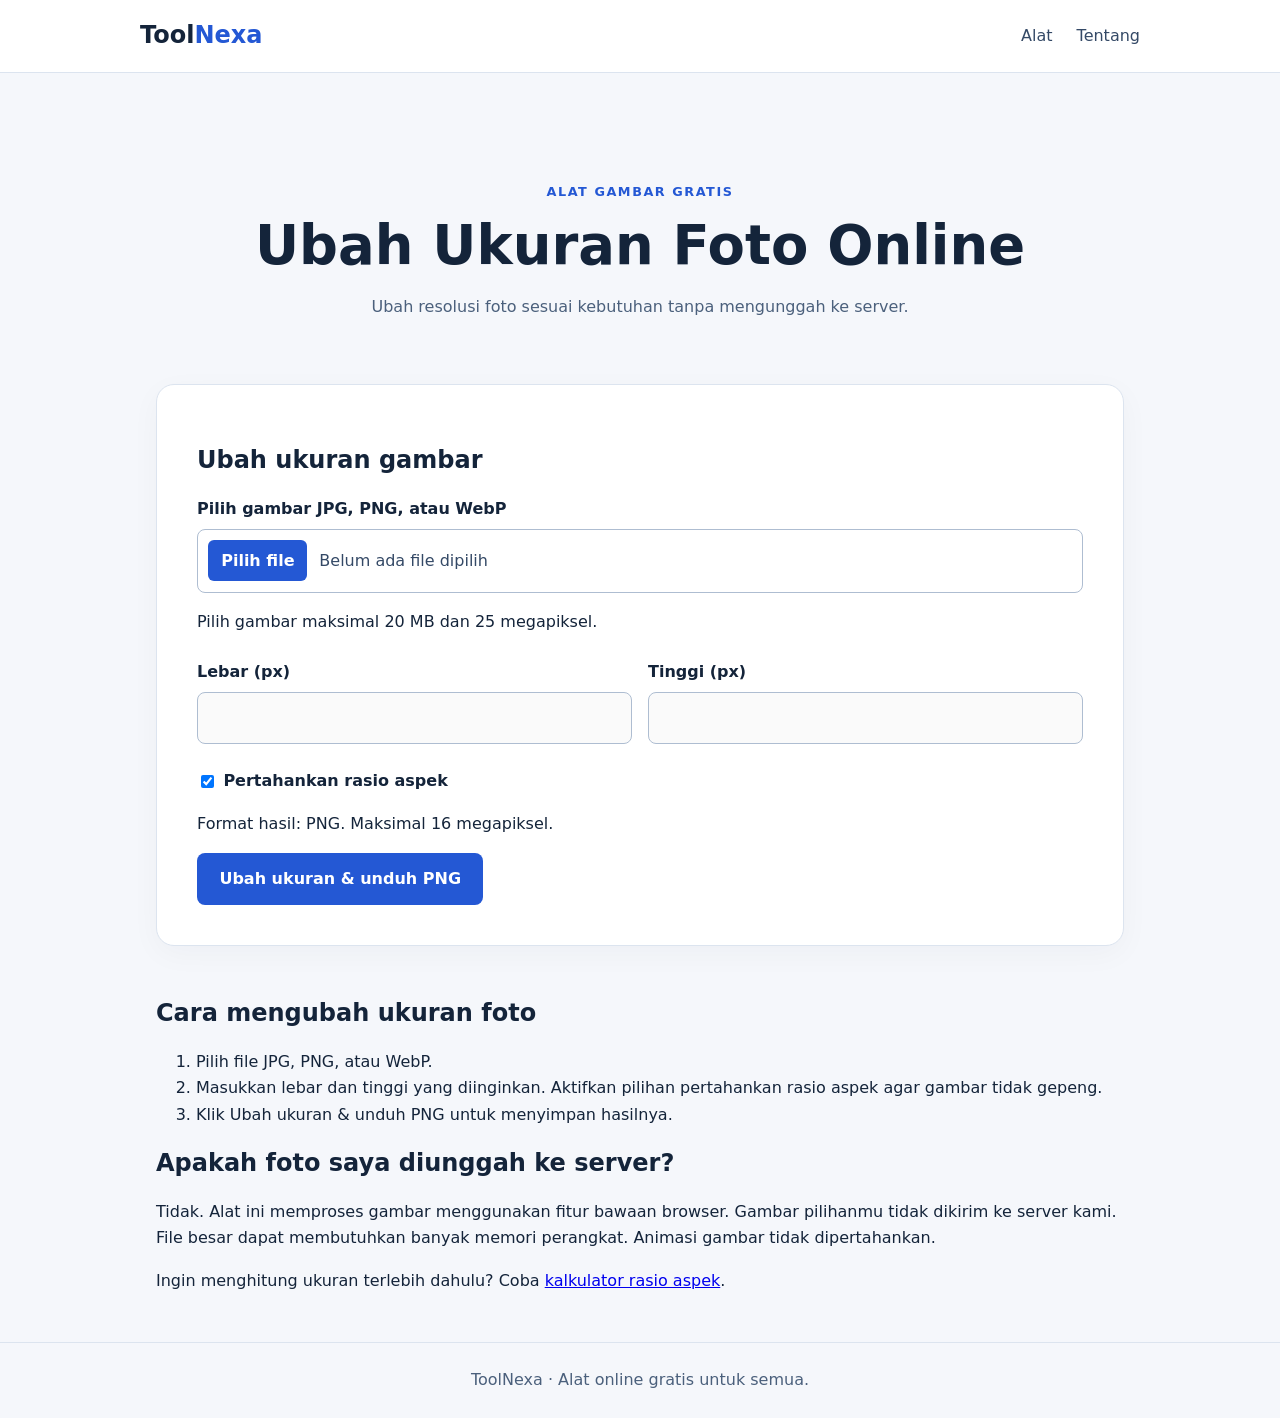
<file: image-resizer/index.html>
<!doctype html>
<html lang="id"><head>
<meta charset="utf-8"><meta name="viewport" content="width=device-width, initial-scale=1">
<title>Ubah Ukuran Foto Online Gratis – JPG, PNG &amp; WebP | ToolNexa</title>
<meta name="description" content="Ubah ukuran foto JPG, PNG, dan WebP dalam piksel langsung di browser. Pertahankan rasio aspek dan unduh hasil PNG gratis.">
<link rel="canonical" href="https://hengki18.github.io/toolnexa/image-resizer/"><link rel="stylesheet" href="../style-v2.css"><script src="resize.js?v=2" defer></script>
<link rel="stylesheet" href="../file-picker.css"><script src="../file-picker.js" defer></script>
</head><body>
<header class="site-header"><a class="brand" href="../">Tool<span>Nexa</span></a><nav aria-label="Navigasi utama"><a href="../#tools">Alat</a><a href="../#about">Tentang</a></nav></header>
<main><section class="hero"><p class="eyebrow">ALAT GAMBAR GRATIS</p><h1>Ubah Ukuran Foto Online</h1><p>Ubah resolusi foto sesuai kebutuhan tanpa mengunggah ke server.</p></section>
<section class="panel"><h2>Ubah ukuran gambar</h2>
<label><span>Pilih gambar JPG, PNG, atau WebP</span><span class="file-picker"><span class="file-picker-button" aria-hidden="true">Pilih file</span><span class="file-picker-name" aria-hidden="true">Belum ada file dipilih</span><input id="file" type="file" accept="image/jpeg,image/png,image/webp" aria-label="Pilih gambar JPG, PNG, atau WebP"></span></label>
<p id="status" role="status" aria-live="polite">Pilih gambar maksimal 20 MB dan 25 megapiksel.</p>
<form id="resize-form"><div class="fields">
<label>Lebar (px)<input id="width" type="number" min="1" max="8192" step="1" required disabled></label>
<label>Tinggi (px)<input id="height" type="number" min="1" max="8192" step="1" required disabled></label></div>
<label style="display:flex;align-items:center"><input style="width:auto" id="lock" type="checkbox" checked> Pertahankan rasio aspek</label>
<p>Format hasil: PNG. Maksimal 16 megapiksel.</p>
<button id="resize" type="submit" disabled>Ubah ukuran &amp; unduh PNG</button></form>
<img id="preview" alt="Pratinjau gambar pilihan" hidden style="max-width:100%;max-height:300px;object-fit:contain;margin-top:1rem">
</section><section class="about"><h2>Cara mengubah ukuran foto</h2><ol><li>Pilih file JPG, PNG, atau WebP.</li><li>Masukkan lebar dan tinggi yang diinginkan. Aktifkan pilihan pertahankan rasio aspek agar gambar tidak gepeng.</li><li>Klik Ubah ukuran &amp; unduh PNG untuk menyimpan hasilnya.</li></ol><h2>Apakah foto saya diunggah ke server?</h2><p>Tidak. Alat ini memproses gambar menggunakan fitur bawaan browser. Gambar pilihanmu tidak dikirim ke server kami. File besar dapat membutuhkan banyak memori perangkat. Animasi gambar tidak dipertahankan.</p><p>Ingin menghitung ukuran terlebih dahulu? Coba <a href="../aspect-ratio-calculator/">kalkulator rasio aspek</a>.</p></section></main><footer>ToolNexa · Alat online gratis untuk semua.</footer></body></html>
</file>
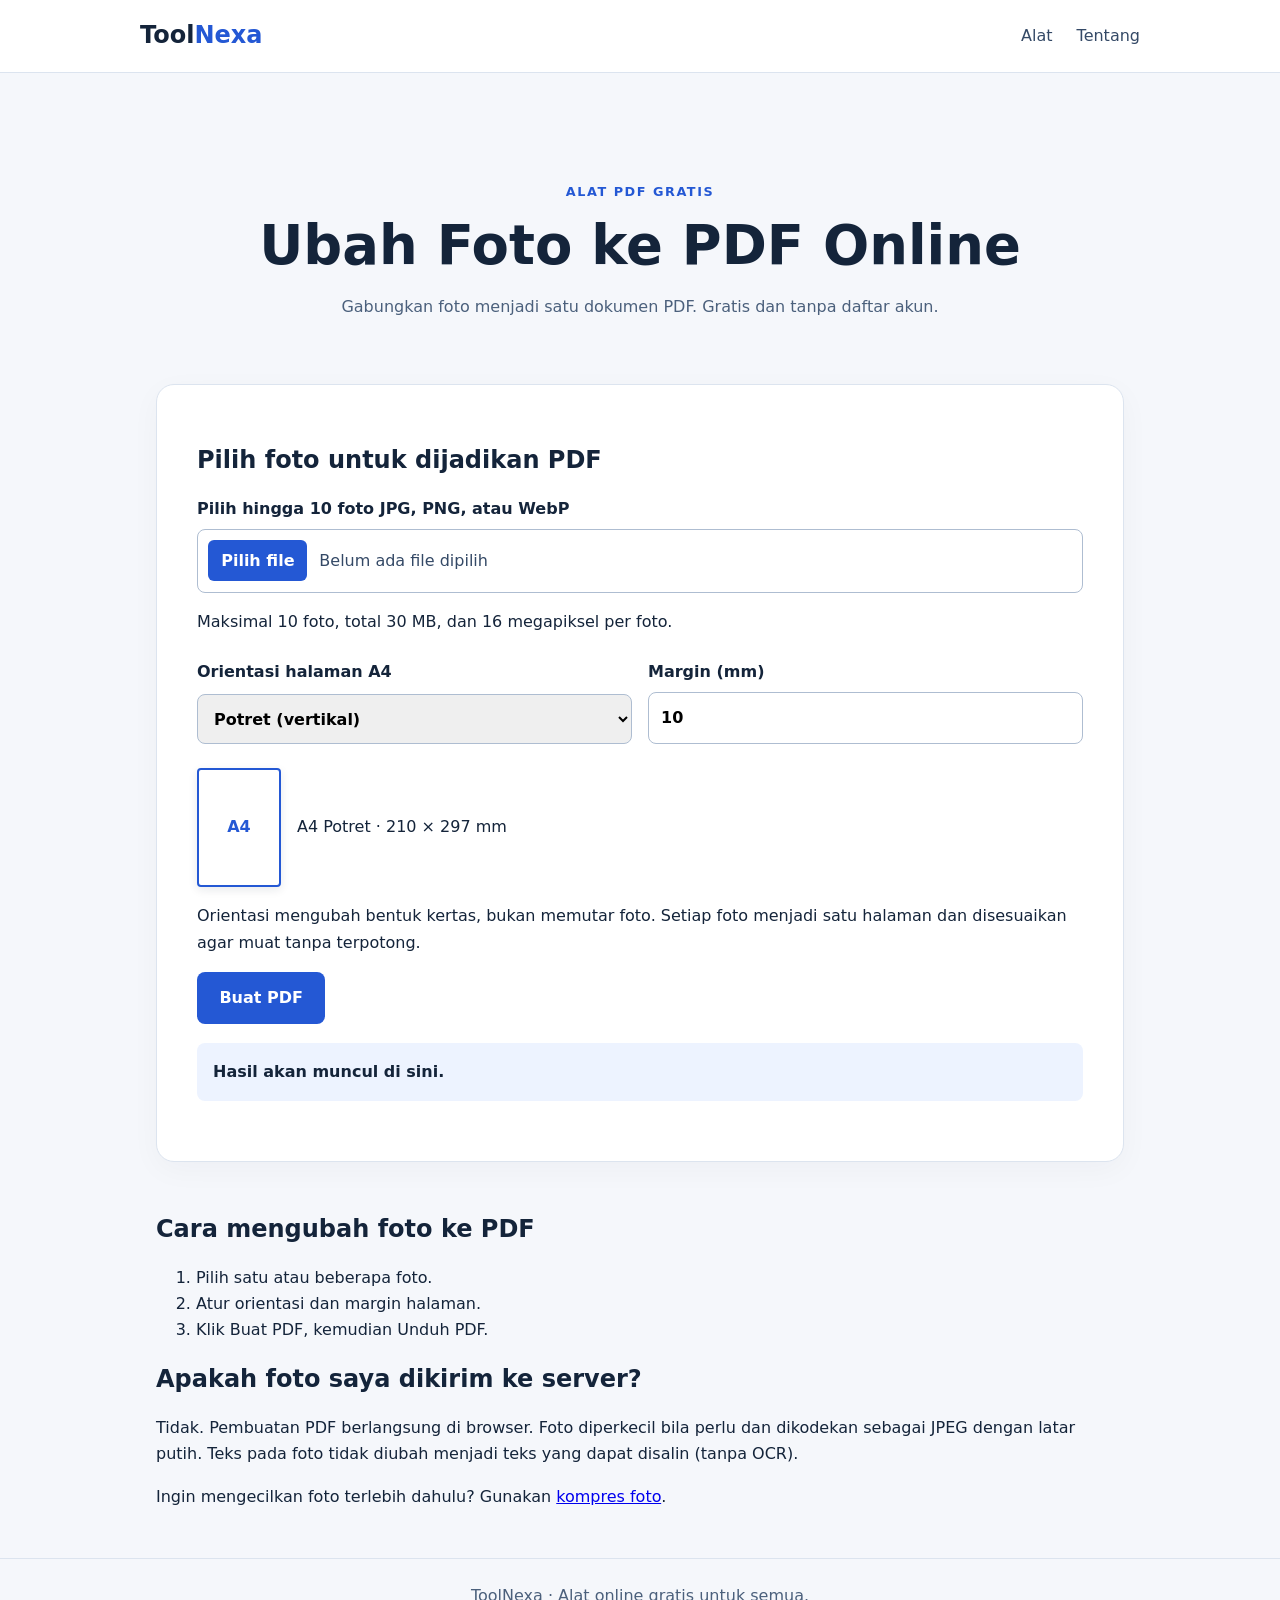
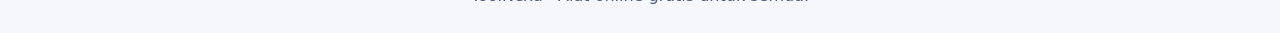
<file: image-to-pdf/index.html>
<!doctype html>
<html lang="id"><head><meta charset="utf-8"><meta name="viewport" content="width=device-width, initial-scale=1">
<title>Ubah Foto ke PDF Online Gratis – JPG, PNG, WebP | ToolNexa</title><meta name="description" content="Gabungkan beberapa foto JPG, PNG atau WebP menjadi satu PDF A4 secara gratis tanpa mengunggah file ke server.">
<link rel="canonical" href="https://hengki18.github.io/toolnexa/image-to-pdf/"><link rel="stylesheet" href="../style-v2.css"><link rel="stylesheet" href="../file-picker.css"><script src="pdf.js?v=3" defer></script></head><body>
<header class="site-header"><a class="brand" href="../">Tool<span>Nexa</span></a><nav aria-label="Navigasi utama"><a href="../#tools">Alat</a><a href="../#about">Tentang</a></nav></header>
<main><section class="hero"><p class="eyebrow">ALAT PDF GRATIS</p><h1>Ubah Foto ke PDF Online</h1><p>Gabungkan foto menjadi satu dokumen PDF. Gratis dan tanpa daftar akun.</p></section>
<section class="panel"><h2>Pilih foto untuk dijadikan PDF</h2><label><span>Pilih hingga 10 foto JPG, PNG, atau WebP</span><span class="file-picker"><span class="file-picker-button" aria-hidden="true">Pilih file</span><span id="file-name" class="file-picker-name" aria-hidden="true">Belum ada file dipilih</span><input id="file" type="file" multiple accept="image/jpeg,image/png,image/webp" aria-label="Pilih foto"></span></label>
<p id="status" role="status" aria-live="polite">Maksimal 10 foto, total 30 MB, dan 16 megapiksel per foto.</p>
<ol id="files"></ol>
<form id="pdf-form"><div class="fields"><label>Orientasi halaman A4<select id="orientation" style="width:100%;padding:.75rem;border:1px solid #aebdd1;border-radius:8px;font:inherit"><option value="portrait">Potret (vertikal)</option><option value="landscape">Lanskap (horizontal)</option></select></label><label>Margin (mm)<input id="margin" type="number" min="0" max="40" step="1" value="10" required></label></div><div style="display:flex;align-items:center;gap:1rem;flex-wrap:wrap;margin:1rem 0"><div id="paper-preview" aria-hidden="true" style="width:84px;height:119px;background:white;border:2px solid #2458d4;border-radius:4px;box-shadow:0 3px 10px #14243a18;display:grid;place-items:center"><span style="color:#2458d4;font-weight:bold">A4</span></div><p id="paper-info" aria-live="polite">A4 Potret · 210 × 297 mm</p></div><p>Orientasi mengubah bentuk kertas, bukan memutar foto. Setiap foto menjadi satu halaman dan disesuaikan agar muat tanpa terpotong.</p><button id="generate" type="submit" disabled>Buat PDF</button></form>
<output id="result" aria-live="polite">Hasil akan muncul di sini.</output><a id="download" class="cta" hidden style="display:none">Unduh PDF</a></section>
<section class="about"><h2>Cara mengubah foto ke PDF</h2><ol><li>Pilih satu atau beberapa foto.</li><li>Atur orientasi dan margin halaman.</li><li>Klik Buat PDF, kemudian Unduh PDF.</li></ol><h2>Apakah foto saya dikirim ke server?</h2><p>Tidak. Pembuatan PDF berlangsung di browser. Foto diperkecil bila perlu dan dikodekan sebagai JPEG dengan latar putih. Teks pada foto tidak diubah menjadi teks yang dapat disalin (tanpa OCR).</p><p>Ingin mengecilkan foto terlebih dahulu? Gunakan <a href="../image-compressor/">kompres foto</a>.</p></section></main><footer>ToolNexa · Alat online gratis untuk semua.</footer></body></html>
</file>
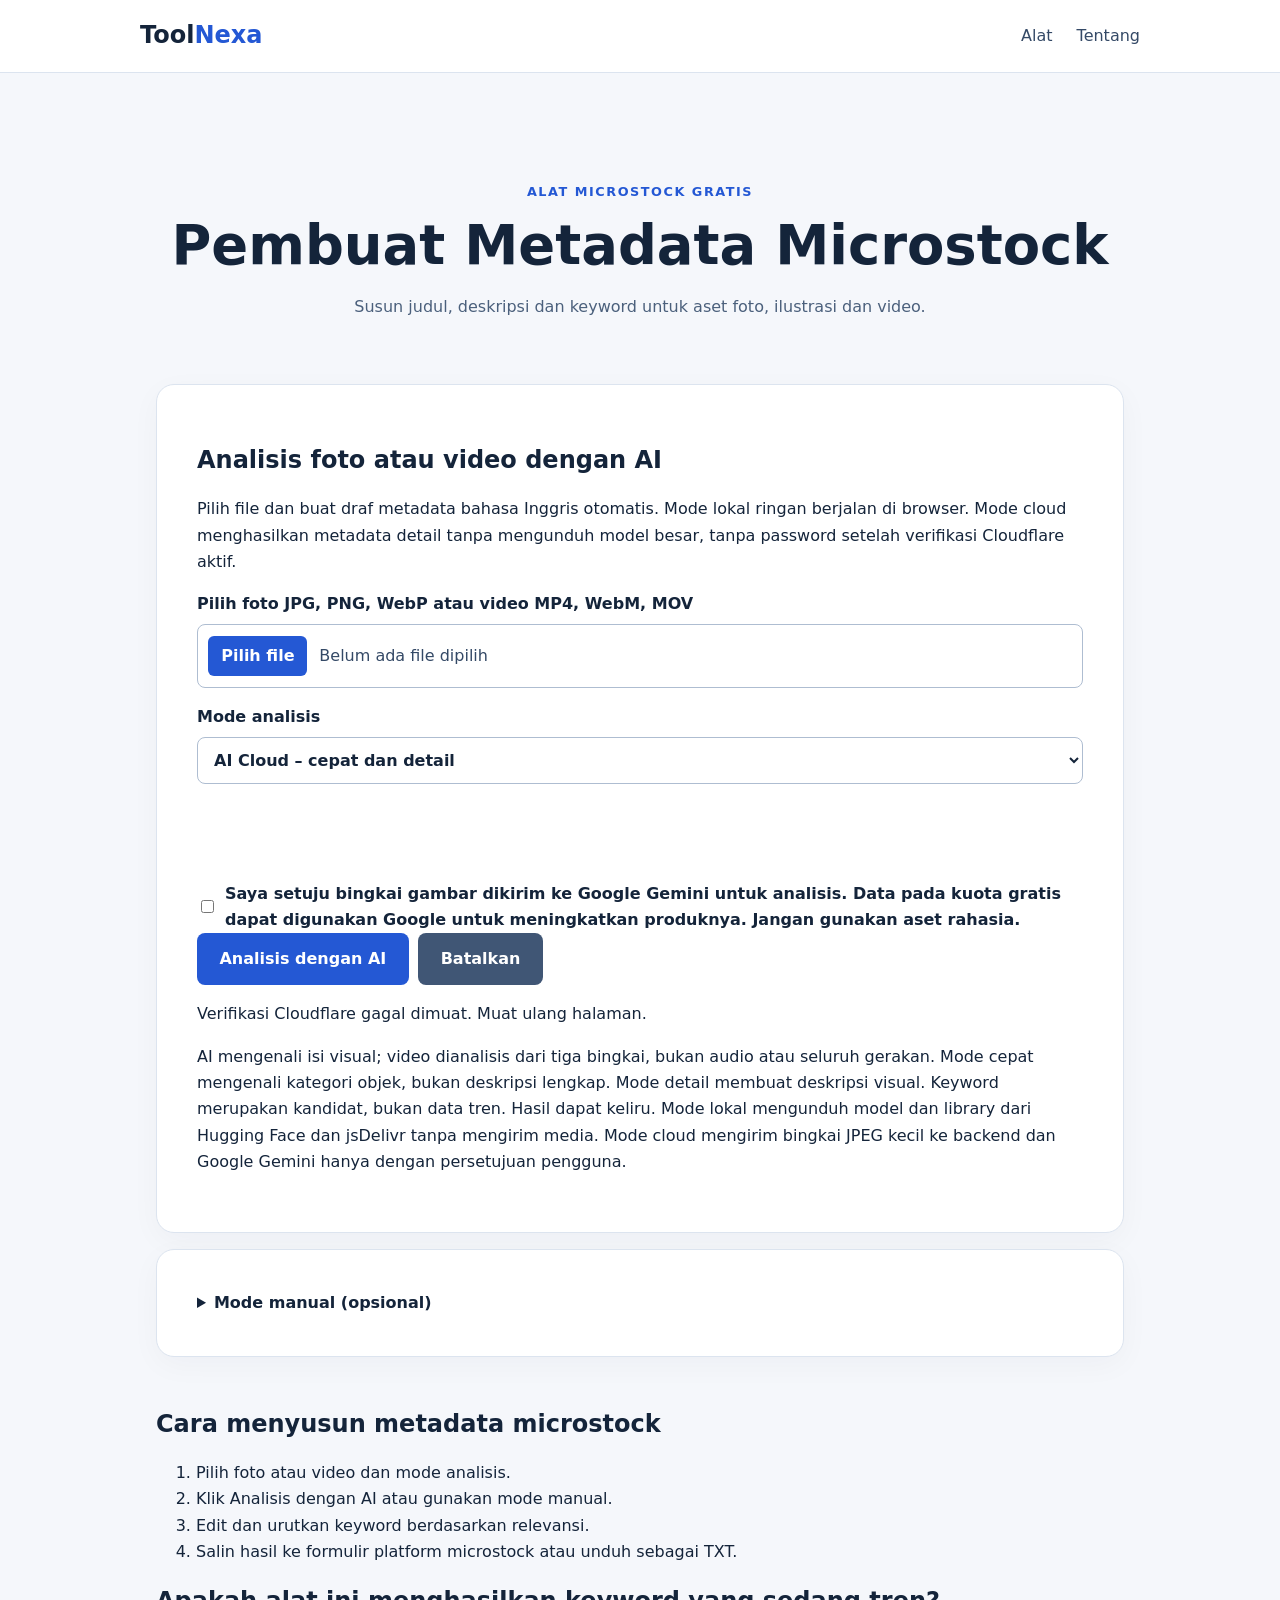
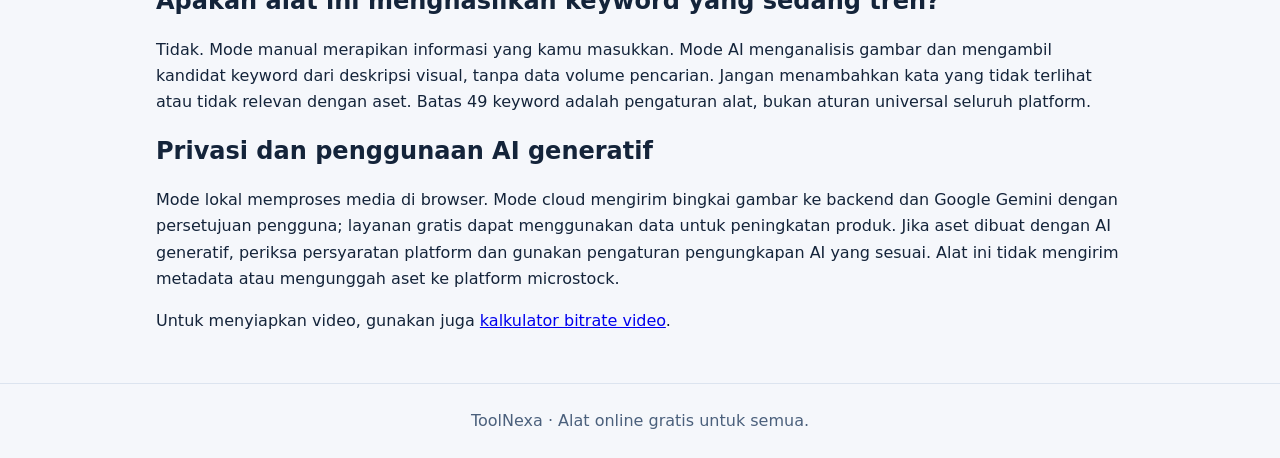
<file: microstock-metadata/index.html>
<!doctype html>
<html lang="id"><head><meta charset="utf-8"><meta name="viewport" content="width=device-width, initial-scale=1">
<title>Pembuat Metadata Microstock Gratis – Judul, Deskripsi dan Keyword | ToolNexa</title>
<meta name="description" content="Buat draf judul, deskripsi dan keyword bahasa Inggris dari foto atau video dengan AI lokal, atau susun manual. Hapus keyword duplikat, atur urutan dan salin hasil gratis.">
<link rel="canonical" href="https://hengki18.github.io/toolnexa/microstock-metadata/"><link rel="stylesheet" href="../style-v2.css"><link rel="stylesheet" href="metadata.css"><link rel="stylesheet" href="../file-picker.css"><script src="metadata.js" defer></script><script src="cloud-config.js?v=4" defer></script><script src="ai.js?v=4" defer></script></head>
<body><header class="site-header"><a class="brand" href="../">Tool<span>Nexa</span></a><nav aria-label="Navigasi utama"><a href="../#tools">Alat</a><a href="../#about">Tentang</a></nav></header>
<main><section class="hero"><p class="eyebrow">ALAT MICROSTOCK GRATIS</p><h1>Pembuat Metadata Microstock</h1><p>Susun judul, deskripsi dan keyword untuk aset foto, ilustrasi dan video.</p></section>
<section class="panel" id="ai-panel"><h2>Analisis foto atau video dengan AI</h2><p>Pilih file dan buat draf metadata bahasa Inggris otomatis. Mode lokal ringan berjalan di browser. Mode cloud menghasilkan metadata detail tanpa mengunduh model besar, tanpa password setelah verifikasi Cloudflare aktif.</p><label><span>Pilih foto JPG, PNG, WebP atau video MP4, WebM, MOV</span><span class="file-picker"><span class="file-picker-button" aria-hidden="true">Pilih file</span><span class="file-picker-name" id="ai-filename" aria-hidden="true">Belum ada file dipilih</span><input id="ai-file" type="file" accept="image/jpeg,image/png,image/webp,video/mp4,video/webm,video/quicktime,.mov" aria-label="Pilih foto atau video"></span></label><div id="ai-preview" style="margin:1rem 0;text-align:center"></div><label>Mode analisis<select id="ai-mode"><option value="cloud" disabled>AI Cloud – menunggu aktivasi</option><option value="fast" selected>Lokal ringan – pengenalan objek</option><option value="detail">Lokal detail – unduhan model besar (opsional)</option></select></label><div id="cloud-settings" hidden><div id="turnstile-widget" style="margin:1rem 0;min-height:65px"></div><label class="metadata-check"><input id="cloud-consent" type="checkbox"> Saya setuju bingkai gambar dikirim ke Google Gemini untuk analisis. Data pada kuota gratis dapat digunakan Google untuk meningkatkan produknya. Jangan gunakan aset rahasia.</label></div><div class="metadata-actions"><button id="ai-run" type="button" disabled>Analisis dengan AI</button><button id="ai-cancel" type="button" class="secondary-button" disabled>Batalkan</button></div><p id="ai-status" role="status" aria-live="polite">Foto maksimal 20 MB; video maksimal 250 MB.</p><p>AI mengenali isi visual; video dianalisis dari tiga bingkai, bukan audio atau seluruh gerakan. Mode cepat mengenali kategori objek, bukan deskripsi lengkap. Mode detail membuat deskripsi visual. Keyword merupakan kandidat, bukan data tren. Hasil dapat keliru. Mode lokal mengunduh model dan library dari Hugging Face dan jsDelivr tanpa mengirim media. Mode cloud mengirim bingkai JPEG kecil ke backend dan Google Gemini hanya dengan persetujuan pengguna.</p></section><details class="panel" id="manual" style="margin-top:1rem"><summary style="cursor:pointer;font-weight:700">Mode manual (opsional)</summary><h2>Informasi aset</h2><p>Isi keterangan dalam bahasa Inggris untuk menghasilkan draf metadata bahasa Inggris. Alat ini memakai pola teks sederhana, bukan AI penerjemah atau pengenal gambar.</p>
<form id="metadata-form">
<label>Jenis aset<select id="kind"><option value="photo">Foto</option><option value="illustration">Ilustrasi</option><option value="video">Video</option><option value="animation">Animasi</option></select></label>
<label>Objek utama (bahasa Inggris)<input id="subject" placeholder="Contoh: digital security shield" maxlength="100" required></label>
<label>Aksi atau detail tambahan (opsional)<input id="detail" placeholder="Contoh: glowing lock icon" maxlength="100"></label>
<label>Latar atau lokasi (opsional)<input id="setting" placeholder="Contoh: dark blue background" maxlength="100"></label>
<label>Gaya visual (opsional)<select id="style"><option value="">Tidak ditentukan</option><option value="3D render">Render 3D</option><option value="flat design">Desain datar</option><option value="minimalist">Minimalis</option><option value="realistic">Realistis</option><option value="abstract">Abstrak</option></select></label>
<label>Keyword utama (pisahkan dengan koma atau baris baru)<textarea id="keywords" rows="4" maxlength="3000" placeholder="cybersecurity, data protection, privacy, network security"></textarea></label>
<label>Keyword tambahan (opsional)<textarea id="extra" rows="3" maxlength="3000" placeholder="technology, digital, protection"></textarea></label>
<label>Jumlah keyword maksimal<input id="limit" type="number" min="1" max="49" step="1" value="49" required></label>
<label class="metadata-check"><input id="ai" type="checkbox"> Aset dibuat dengan AI generatif (pengingat pengungkapan, bukan keyword otomatis)</label>
<div class="metadata-actions"><button type="submit">Buat draf metadata</button><button type="button" id="example" class="secondary-button">Isi contoh</button><button type="reset" class="secondary-button">Kosongkan</button></div></form>
<p id="feedback" role="status" aria-live="polite"></p></details>
<section class="panel metadata-results" id="results" hidden><h2>Hasil metadata</h2><p>Periksa kembali apakah setiap kata benar-benar menggambarkan asetmu. Hasil bisa diedit sebelum disalin.</p>
<label>Judul <span id="title-count"></span><textarea id="title" rows="2"></textarea></label><button type="button" data-copy="title">Salin judul</button>
<label>Deskripsi<textarea id="description" rows="4"></textarea></label><button type="button" data-copy="description">Salin deskripsi</button>
<label>Keyword <span id="keyword-count"></span><textarea id="output-keywords" rows="6"></textarea></label><button type="button" data-copy="output-keywords">Salin keyword</button>
<h3>Urutan keyword</h3><p>Sepuluh keyword pertama ditandai agar mudah diperiksa. Geser urutannya dengan tombol panah atau hapus keyword yang tidak relevan.</p><ol id="keyword-list" class="keyword-list"></ol><button id="normalize" type="button" class="secondary-button">Rapikan keyword dan hapus duplikat</button>
<p id="reminder"></p><div class="metadata-actions"><button id="copy-all" type="button">Salin semua</button><button id="download" type="button">Unduh TXT</button></div><p id="copy-status" role="status" aria-live="polite"></p></section>
<section class="about"><h2>Cara menyusun metadata microstock</h2><ol><li>Pilih foto atau video dan mode analisis.</li><li>Klik Analisis dengan AI atau gunakan mode manual.</li><li>Edit dan urutkan keyword berdasarkan relevansi.</li><li>Salin hasil ke formulir platform microstock atau unduh sebagai TXT.</li></ol>
<h2>Apakah alat ini menghasilkan keyword yang sedang tren?</h2><p>Tidak. Mode manual merapikan informasi yang kamu masukkan. Mode AI menganalisis gambar dan mengambil kandidat keyword dari deskripsi visual, tanpa data volume pencarian. Jangan menambahkan kata yang tidak terlihat atau tidak relevan dengan aset. Batas 49 keyword adalah pengaturan alat, bukan aturan universal seluruh platform.</p>
<h2>Privasi dan penggunaan AI generatif</h2><p>Mode lokal memproses media di browser. Mode cloud mengirim bingkai gambar ke backend dan Google Gemini dengan persetujuan pengguna; layanan gratis dapat menggunakan data untuk peningkatan produk. Jika aset dibuat dengan AI generatif, periksa persyaratan platform dan gunakan pengaturan pengungkapan AI yang sesuai. Alat ini tidak mengirim metadata atau mengunggah aset ke platform microstock.</p><p>Untuk menyiapkan video, gunakan juga <a href="../video-bitrate-calculator/">kalkulator bitrate video</a>.</p></section></main>
<footer>ToolNexa · Alat online gratis untuk semua.</footer></body></html>
</file>
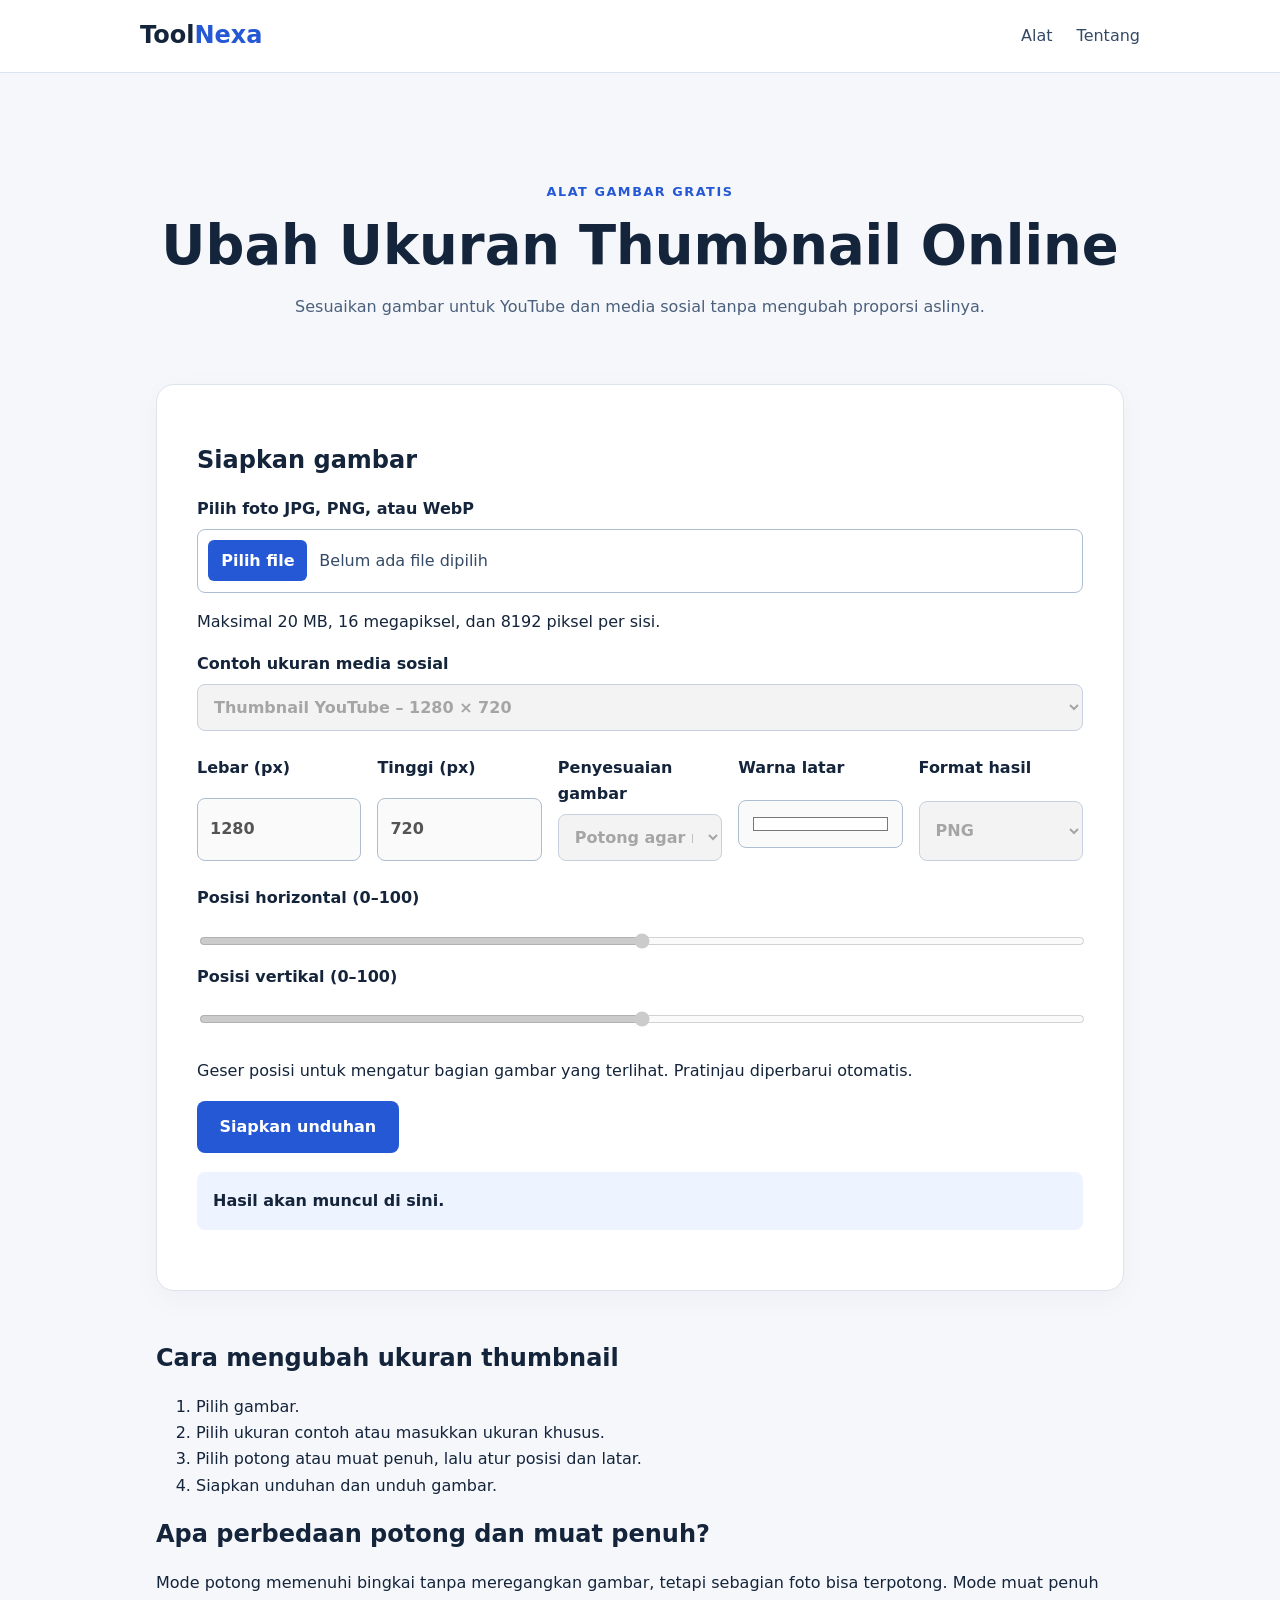
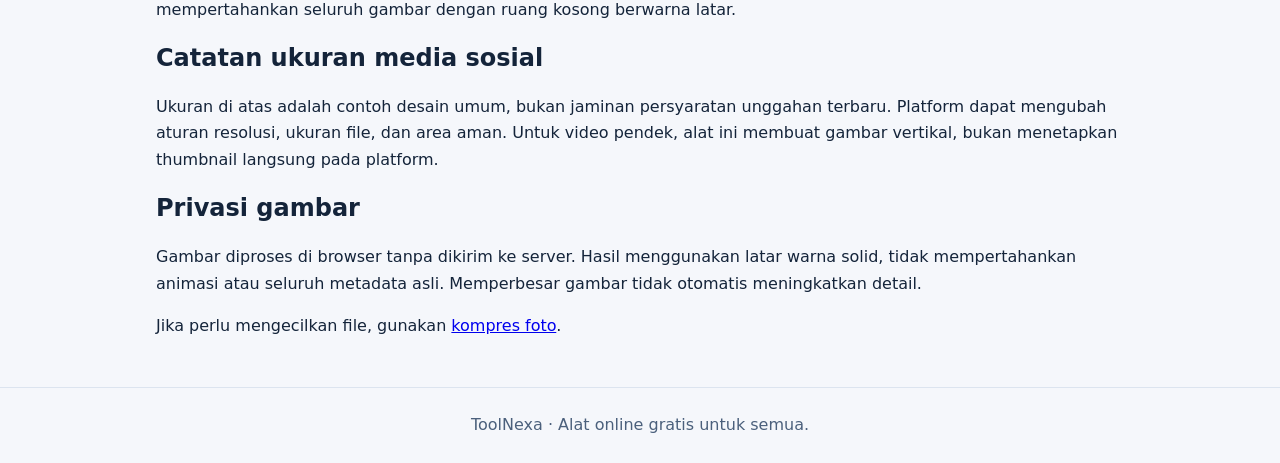
<file: thumbnail-resizer/index.html>
<!doctype html>
<html lang="id"><head><meta charset="utf-8"><meta name="viewport" content="width=device-width, initial-scale=1">
<title>Ubah Ukuran Thumbnail YouTube dan Foto Media Sosial | ToolNexa</title><meta name="description" content="Buat gambar dengan rasio thumbnail YouTube, Instagram, TikTok, Reels dan ukuran khusus. Pilih mode potong atau muat penuh, lalu unduh gratis.">
<link rel="canonical" href="https://hengki18.github.io/toolnexa/thumbnail-resizer/"><link rel="stylesheet" href="../style-v2.css"><link rel="stylesheet" href="../file-picker.css"><script src="../file-picker.js" defer></script><script src="thumbnail.js" defer></script></head><body>
<header class="site-header"><a class="brand" href="../">Tool<span>Nexa</span></a><nav aria-label="Navigasi utama"><a href="../#tools">Alat</a><a href="../#about">Tentang</a></nav></header>
<main><section class="hero"><p class="eyebrow">ALAT GAMBAR GRATIS</p><h1>Ubah Ukuran Thumbnail Online</h1><p>Sesuaikan gambar untuk YouTube dan media sosial tanpa mengubah proporsi aslinya.</p></section>
<section class="panel"><h2>Siapkan gambar</h2><label><span>Pilih foto JPG, PNG, atau WebP</span><span class="file-picker"><span class="file-picker-button" aria-hidden="true">Pilih file</span><span class="file-picker-name" aria-hidden="true">Belum ada file dipilih</span><input id="file" type="file" accept="image/jpeg,image/png,image/webp" aria-label="Pilih gambar"></span></label>
<p id="status" role="status" aria-live="polite">Maksimal 20 MB, 16 megapiksel, dan 8192 piksel per sisi.</p>
<form id="form"><fieldset id="controls" disabled style="border:0;padding:0;margin:0;min-width:0">
<label>Contoh ukuran media sosial<select id="preset" style="width:100%;padding:.75rem;border:1px solid #aebdd1;border-radius:8px;font:inherit"><option value="1280x720">Thumbnail YouTube – 1280 × 720</option><option value="1080x1080">Instagram persegi – 1080 × 1080</option><option value="1080x1350">Instagram potret – 1080 × 1350</option><option value="1080x1920">TikTok / Reels / Shorts – 1080 × 1920</option><option value="1200x630">Gambar tautan Facebook – 1200 × 630</option><option value="custom">Ukuran khusus</option></select></label>
<div class="fields"><label>Lebar (px)<input id="w" type="number" min="1" max="4096" step="1" value="1280" required></label><label>Tinggi (px)<input id="h" type="number" min="1" max="4096" step="1" value="720" required></label>
<label>Penyesuaian gambar<select id="fit" style="width:100%;padding:.75rem;border:1px solid #aebdd1;border-radius:8px;font:inherit"><option value="cover">Potong agar memenuhi bingkai</option><option value="contain">Muat penuh tanpa terpotong</option></select></label><label>Warna latar<input id="bg" type="color" value="#ffffff" style="height:48px"></label>
<label>Format hasil<select id="format" style="width:100%;padding:.75rem;border:1px solid #aebdd1;border-radius:8px;font:inherit"><option value="image/png">PNG</option><option value="image/jpeg">JPG</option></select></label><label id="quality-label" style="display:none">Kualitas JPG (%)<input id="quality" type="number" min="1" max="100" step="1" value="90" disabled required></label></div>
<label>Posisi horizontal (0–100)<input id="ax" type="range" min="0" max="100" value="50"></label><label>Posisi vertikal (0–100)<input id="ay" type="range" min="0" max="100" value="50"></label>
<p>Geser posisi untuk mengatur bagian gambar yang terlihat. Pratinjau diperbarui otomatis.</p>
<canvas id="preview" hidden style="max-width:100%;height:auto;border:1px solid #dce4ef;border-radius:8px;display:none;margin:1rem auto" aria-label="Pratinjau thumbnail"></canvas>
<button type="submit">Siapkan unduhan</button></fieldset></form>
<output id="result" aria-live="polite">Hasil akan muncul di sini.</output><a id="download" class="cta" hidden style="display:none">Unduh gambar</a></section>
<section class="about"><h2>Cara mengubah ukuran thumbnail</h2><ol><li>Pilih gambar.</li><li>Pilih ukuran contoh atau masukkan ukuran khusus.</li><li>Pilih potong atau muat penuh, lalu atur posisi dan latar.</li><li>Siapkan unduhan dan unduh gambar.</li></ol><h2>Apa perbedaan potong dan muat penuh?</h2><p>Mode potong memenuhi bingkai tanpa meregangkan gambar, tetapi sebagian foto bisa terpotong. Mode muat penuh mempertahankan seluruh gambar dengan ruang kosong berwarna latar.</p><h2>Catatan ukuran media sosial</h2><p>Ukuran di atas adalah contoh desain umum, bukan jaminan persyaratan unggahan terbaru. Platform dapat mengubah aturan resolusi, ukuran file, dan area aman. Untuk video pendek, alat ini membuat gambar vertikal, bukan menetapkan thumbnail langsung pada platform.</p><h2>Privasi gambar</h2><p>Gambar diproses di browser tanpa dikirim ke server. Hasil menggunakan latar warna solid, tidak mempertahankan animasi atau seluruh metadata asli. Memperbesar gambar tidak otomatis meningkatkan detail.</p><p>Jika perlu mengecilkan file, gunakan <a href="../image-compressor/">kompres foto</a>.</p></section></main><footer>ToolNexa · Alat online gratis untuk semua.</footer></body></html>
</file>
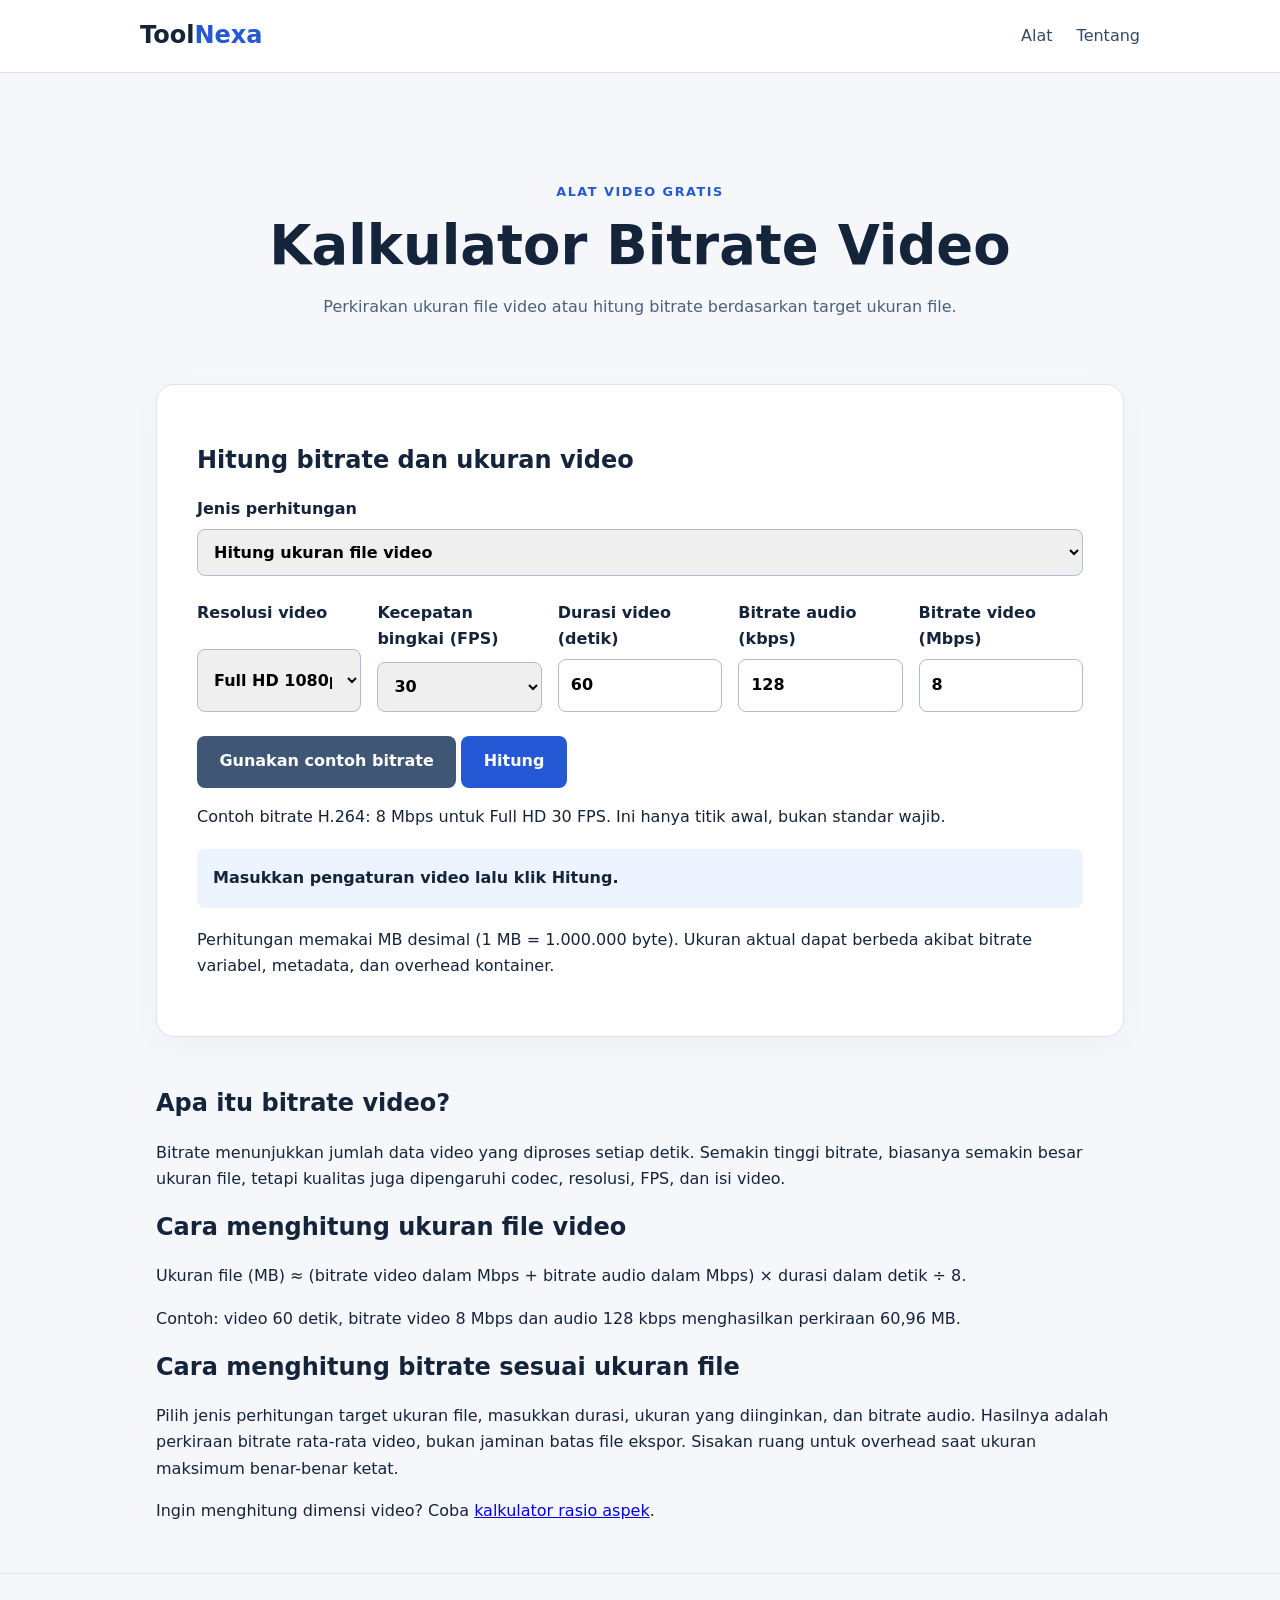
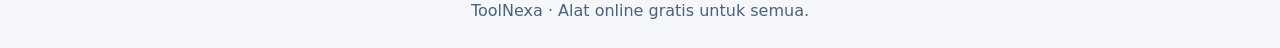
<file: video-bitrate-calculator/index.html>
<!doctype html>
<html lang="id"><head><meta charset="utf-8"><meta name="viewport" content="width=device-width, initial-scale=1">
<title>Kalkulator Bitrate Video dan Ukuran File Online | ToolNexa</title><meta name="description" content="Hitung perkiraan ukuran file video dari bitrate dan durasi, atau cari bitrate video untuk target ukuran file. Gratis tanpa login.">
<link rel="canonical" href="https://hengki18.github.io/toolnexa/video-bitrate-calculator/"><link rel="stylesheet" href="../style-v2.css"><script src="bitrate.js" defer></script></head><body>
<header class="site-header"><a class="brand" href="../">Tool<span>Nexa</span></a><nav aria-label="Navigasi utama"><a href="../#tools">Alat</a><a href="../#about">Tentang</a></nav></header>
<main><section class="hero"><p class="eyebrow">ALAT VIDEO GRATIS</p><h1>Kalkulator Bitrate Video</h1><p>Perkirakan ukuran file video atau hitung bitrate berdasarkan target ukuran file.</p></section>
<section class="panel"><h2>Hitung bitrate dan ukuran video</h2>
<form id="bitrate-form">
<label>Jenis perhitungan<select id="mode" style="width:100%;padding:.75rem;border:1px solid #aebdd1;border-radius:8px;font:inherit"><option value="size">Hitung ukuran file video</option><option value="bitrate">Hitung bitrate untuk target ukuran file</option></select></label>
<div class="fields">
<label>Resolusi video<select id="resolution" style="width:100%;padding:.75rem;border:1px solid #aebdd1;border-radius:8px;font:inherit"><option value="720">HD 720p</option><option value="1080" selected>Full HD 1080p</option><option value="1440">QHD 1440p</option><option value="2160">4K 2160p</option></select></label>
<label>Kecepatan bingkai (FPS)<select id="fps" style="width:100%;padding:.75rem;border:1px solid #aebdd1;border-radius:8px;font:inherit"><option>24</option><option selected>30</option><option>60</option></select></label>
<label>Durasi video (detik)<input id="duration" type="number" min="1" max="86400" step="1" value="60" required></label>
<label>Bitrate audio (kbps)<input id="audio" type="number" min="0" max="1536" step="1" value="128" required></label>
<label id="video-label">Bitrate video (Mbps)<input id="video" type="number" min="0.001" max="10000" step="any" value="8" required></label>
<label id="size-label" style="display:none">Target ukuran file (MB)<input id="size" type="number" min="0.001" max="1000000" step="any" value="100" disabled required></label>
</div>
<button id="preset" type="button" style="background:#405675">Gunakan contoh bitrate</button> <button type="submit">Hitung</button>
<p id="hint" aria-live="polite">Contoh bitrate H.264: 8 Mbps untuk Full HD 30 FPS. Ini hanya titik awal, bukan standar wajib.</p>
</form><output id="result" aria-live="polite">Masukkan pengaturan video lalu klik Hitung.</output>
<p>Perhitungan memakai MB desimal (1 MB = 1.000.000 byte). Ukuran aktual dapat berbeda akibat bitrate variabel, metadata, dan overhead kontainer.</p>
</section><section class="about"><h2>Apa itu bitrate video?</h2><p>Bitrate menunjukkan jumlah data video yang diproses setiap detik. Semakin tinggi bitrate, biasanya semakin besar ukuran file, tetapi kualitas juga dipengaruhi codec, resolusi, FPS, dan isi video.</p><h2>Cara menghitung ukuran file video</h2><p>Ukuran file (MB) ≈ (bitrate video dalam Mbps + bitrate audio dalam Mbps) × durasi dalam detik ÷ 8.</p><p>Contoh: video 60 detik, bitrate video 8 Mbps dan audio 128 kbps menghasilkan perkiraan 60,96 MB.</p><h2>Cara menghitung bitrate sesuai ukuran file</h2><p>Pilih jenis perhitungan target ukuran file, masukkan durasi, ukuran yang diinginkan, dan bitrate audio. Hasilnya adalah perkiraan bitrate rata-rata video, bukan jaminan batas file ekspor. Sisakan ruang untuk overhead saat ukuran maksimum benar-benar ketat.</p><p>Ingin menghitung dimensi video? Coba <a href="../aspect-ratio-calculator/">kalkulator rasio aspek</a>.</p></section></main>
<footer>ToolNexa · Alat online gratis untuk semua.</footer></body></html>
</file>
<file: style-v2.css>
* { box-sizing: border-box; }
:root { color-scheme: light; font-family: system-ui, sans-serif; color: #14243a; background: #f5f7fb; }
body { margin: 0; line-height: 1.65; }
.site-header { display: flex; flex-wrap: wrap; align-items: center; justify-content: space-between; gap: 1rem; padding: 1rem max(5%, calc((100% - 1000px)/2)); background: white; border-bottom: 1px solid #dce4ef; }
.brand { font-size: 1.5rem; font-weight: 800; text-decoration: none; color: #14243a; }
.brand span { color: #2458d4; }
nav { display: flex; gap: 1.5rem; }
nav a { color: #344966; text-decoration: none; }
main { max-width: 1000px; margin: auto; padding: 0 1rem; }
.hero { text-align: center; padding: 4rem 0 2.5rem; }
.eyebrow { color: #2458d4; font-weight: 700; letter-spacing: .12em; font-size: .8rem; }
h1 { font-size: clamp(2rem, 5vw, 3.4rem); line-height: 1.15; margin: .6rem 0; }
h2 { line-height: 1.3; }
.panel { background: white; border: 1px solid #dce4ef; border-radius: 18px; padding: clamp(1.2rem, 4vw, 2.5rem); box-shadow: 0 8px 30px #14243a09; }
.fields { display: grid; grid-template-columns: repeat(auto-fit, minmax(160px, 1fr)); gap: 1rem; margin: 1.5rem 0; }
label { display: grid; gap: .4rem; font-weight: 600; }
input { width: 100%; padding: .75rem; border: 1px solid #aebdd1; border-radius: 8px; font: inherit; }
button { background: #2458d4; color: white; border: 0; border-radius: 8px; padding: .8rem 1.4rem; font: inherit; font-weight: 700; cursor: pointer; }
button:hover { background: #1944b0; }
:focus-visible { outline: 3px solid #e59b19; outline-offset: 3px; }
output { display: block; margin: 1.2rem 0; padding: 1rem; background: #edf3ff; border-radius: 8px; font-weight: 600; overflow-wrap: anywhere; }
.about { padding: 2rem 0; }
footer { text-align: center; border-top: 1px solid #dce4ef; padding: 1.5rem; color: #4b607c; }

.hero { padding: clamp(3rem,8vw,6rem) 0 3rem; }
.hero p:not(.eyebrow) { color: #4b607c; }
.cta { display: inline-block; margin: 1rem 0; background: #2458d4; color: white; text-decoration: none; padding: .8rem 1.4rem; border-radius: 10px; font-weight: 700; }
.cta:hover { background: #1944b0; }
.trust { font-size: .88rem; }
.directory { padding: 1rem 0 2rem; }
.directory h2 { margin: .3rem 0; font-size: 2rem; }
.tool-grid { display: grid; grid-template-columns: repeat(auto-fit,minmax(min(100%,260px),1fr)); gap: 1rem; margin-top: 1.5rem; }
.tool-card { display: flex; flex-direction: column; align-items: flex-start; background: white; border: 1px solid #dce4ef; padding: 1.5rem; border-radius: 16px; color: #14243a; text-decoration: none; }
a.tool-card:hover { border-color: #2458d4; box-shadow: 0 8px 24px #2458d414; }
.tool-icon { display: grid; place-items: center; width: 48px; height: 48px; border-radius: 12px; background: #edf3ff; color: #2458d4; font-size: 1.6rem; font-weight: bold; margin-bottom: 1rem; }
.category { font-size: .7rem; font-weight: 700; letter-spacing: .06em; color: #4b607c; }
.tool-card h3 { margin: .5rem 0 0; line-height: 1.3; }
.tool-card p { color: #4b607c; flex: 1; }
.tool-link { color: #2458d4; font-weight: 700; }
.coming { color: #4b607c; font-size: .85rem; background: #f0f3f7; padding: .2rem .65rem; border-radius: 20px; }

/* Responsive fallback for narrow screens */
@media (max-width: 600px) { .tool-grid { grid-template-columns: 1fr; } .site-header { gap: .6rem; } }
</file>
<file: file-picker.css>
.file-picker { position: relative; display:flex; align-items:center; flex-wrap:wrap; gap:.75rem; border:1px solid #aebdd1; padding:.65rem; border-radius:8px; background:white; cursor:pointer; }
.file-picker input[type=file] { position:absolute; inset:0; width:100%; height:100%; opacity:0; cursor:pointer; }
.file-picker:focus-within { outline:3px solid #e59b19; outline-offset:3px; }
.file-picker-button { background:#2458d4; color:white; border-radius:6px; padding:.45rem .8rem; font-weight:700; }
.file-picker-name { min-width:0; overflow-wrap:anywhere; color:#344966; font-weight:400; }
</file>
<file: color-picker/color.css>
.color-canvas-wrap{position:relative;display:table;max-width:100%;margin:1rem auto;line-height:0;background:#e5e7eb}.color-canvas-wrap canvas{display:block;max-width:100%;height:auto;cursor:crosshair}.color-canvas-wrap #marker{position:absolute;width:16px;height:16px;border:2px solid white;box-shadow:0 0 0 1px black;border-radius:50%;transform:translate(-50%,-50%);pointer-events:none}.color-swatch{height:100px;border:1px solid #aebdd1;border-radius:12px;background:#2458d4}.color-values{display:grid;gap:.8rem}.copy-line{display:flex;gap:.6rem;align-items:center}.copy-line input{min-width:0;flex:1;font-family:monospace}.copy-line button{flex:none}.color-history{display:flex;flex-wrap:wrap;gap:.7rem;margin:1rem 0}.color-history button{padding:.45rem;background:white;border:1px solid #dce4ef;color:#24364b;font-size:.85rem}.history-chip{display:block;width:65px;height:36px;border:1px solid #aebdd1;border-radius:5px;margin:auto auto .3rem}#manual{height:48px}#feedback{min-height:1.6em}
</file>
<file: microstock-metadata/metadata.css>
#metadata-form,#results{display:grid;gap:1rem}#results[hidden]{display:none}.metadata-results{margin-top:1.5rem}select,textarea{width:100%;padding:.75rem;border:1px solid #aebdd1;border-radius:8px;font:inherit;background:white;color:#14243a}textarea{resize:vertical}.metadata-actions{display:flex;flex-wrap:wrap;gap:.6rem}.secondary-button{background:#405675}.metadata-check{display:flex;align-items:center;gap:.5rem}.metadata-check input{width:auto}.keyword-list{padding-left:2rem}.keyword-list li{padding:.45rem;overflow-wrap:anywhere}.keyword-list li:first-child,.keyword-list li:nth-child(-n+10){background:#edf3ff}.keyword-list li div{display:flex;gap:.4rem;align-items:center;flex-wrap:wrap}.keyword-list li span{flex:1;min-width:100px}.keyword-list button{padding:.35rem .65rem;font-size:.85rem}.keyword-list button:disabled{opacity:.4}#feedback,#copy-status{min-height:1.4em}
</file>
